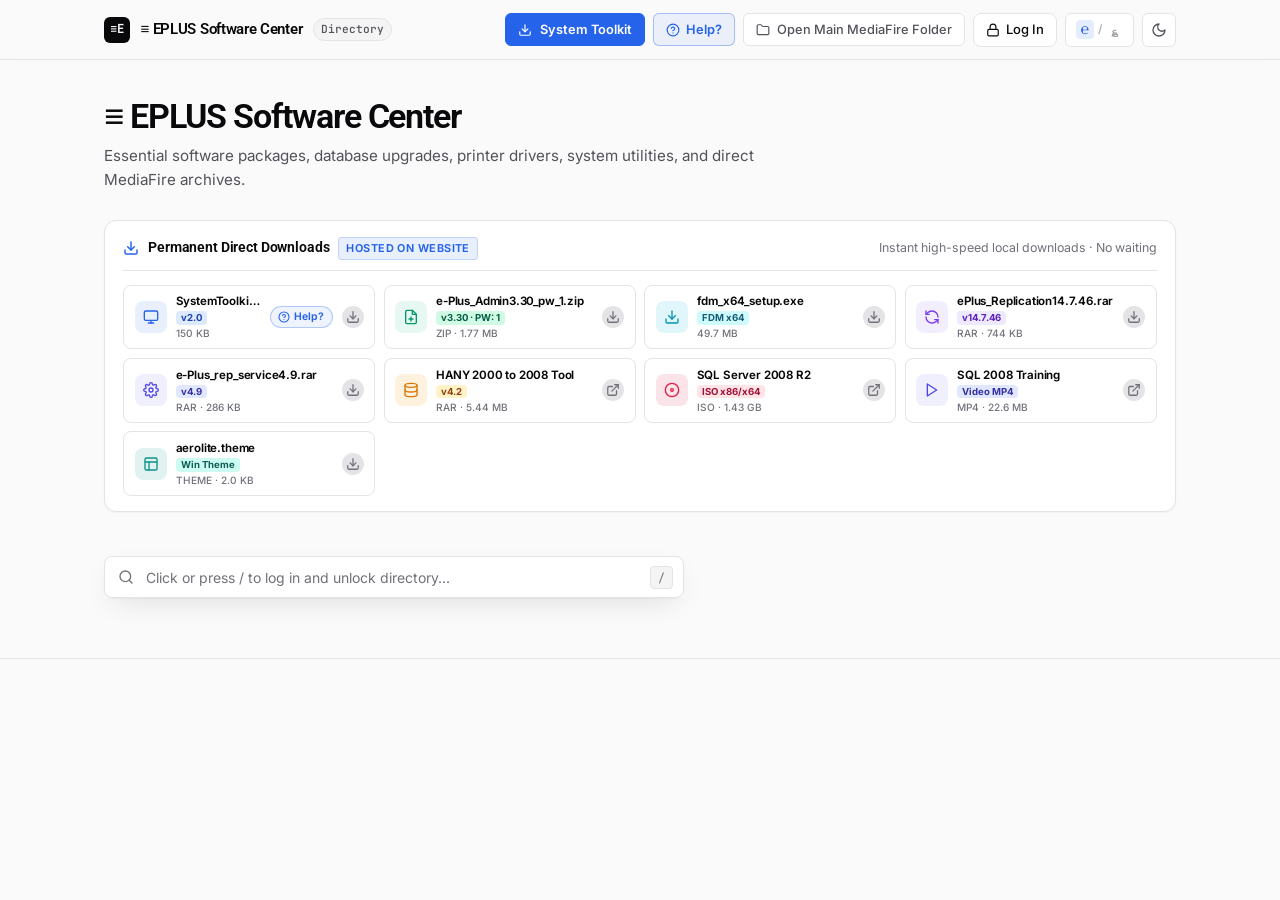
<file: index.html>
<!DOCTYPE html>
<html lang="en" data-theme="light">

<head>
  <meta charset="UTF-8" />
  <meta name="viewport" content="width=device-width, initial-scale=1.0" />
  <meta name="description"
    content="#EPLUS Software & Essential Files Directory — Direct links to Eplus upgrades, database templates, network utilities, and system tools." />
  <title>≡ EPLUS Software Center — Software & Essential Files</title>

  <!-- Google Fonts: Inter & JetBrains Mono -->
  <link rel="preconnect" href="https://fonts.googleapis.com" />
  <link rel="preconnect" href="https://fonts.gstatic.com" crossorigin />
  <link
    href="https://fonts.googleapis.com/css2?family=Cairo:wght@400;500;600;700&family=Inter:wght@400;500;600;700&family=JetBrains+Mono:wght@400;500&family=Roboto:ital,wght@0,100..900;1,100..900&display=swap"
    rel="stylesheet" />

  <!-- Stylesheet -->
  <link rel="stylesheet" href="styles.css" />
</head>

<body class="unauthenticated">
  <!-- Top Navigation Header -->
  <header class="topbar">
    <div class="container topbar-inner">
      <a href="#" class="brand">
        <span class="brand-mark mono">≡E</span>
        <span class="brand-title" id="brand-title">≡ EPLUS Software Center</span>
        <span class="brand-badge mono" id="brand-badge">Directory</span>
      </a>

      <div class="topbar-actions">
        <!--  <a href="https://web-rho-six-87.vercel.app" target="_blank" rel="noopener noreferrer" class="library-link-btn"
          id="library-link-btn" title="Open My K Library">
          <svg width="14" height="14" viewBox="0 0 24 24" fill="none" stroke="currentColor" stroke-width="2"
            stroke-linecap="round" stroke-linejoin="round">
            <path d="M4 19.5v-15A2.5 2.5 0 0 1 6.5 2H20v20H6.5a2.5 2.5 0 0 1-2.5-2.5Z" />
            <path d="M6 2v20" />
          </svg>
          <span>My K Library</span>
        </a> -->

        <a href="SystemToolkit.exe" download="SystemToolkit.exe" class="toolkit-download-btn" id="toolkit-download-btn"
          title="Download ePlus System Toolkit (Windows, run as Administrator)">
          <svg width="14" height="14" viewBox="0 0 24 24" fill="none" stroke="currentColor" stroke-width="2"
            stroke-linecap="round" stroke-linejoin="round">
            <path d="M21 15v4a2 2 0 0 1-2 2H5a2 2 0 0 1-2-2v-4" />
            <polyline points="7 10 12 15 17 10" />
            <line x1="12" x2="12" y1="15" y2="3" />
          </svg>
          <span data-i18n="toolkitBtn">System Toolkit</span>
        </a>

        <a href="downloads/SystemToolkit_Guide_AR.html" download="SystemToolkit_Guide_AR.html"
          class="toolkit-help-btn" id="toolkit-help-btn"
          title="تحميل دليل شرح أداة System Toolkit بالعربية (24 أمر)">
          <svg width="14" height="14" viewBox="0 0 24 24" fill="none" stroke="currentColor" stroke-width="2"
            stroke-linecap="round" stroke-linejoin="round">
            <circle cx="12" cy="12" r="10" />
            <path d="M9.09 9a3 3 0 0 1 5.83 1c0 2-3 3-3 3" />
            <line x1="12" x2="12.01" y1="17" y2="17" />
          </svg>
          <span data-i18n="helpBtn">Help?</span>
        </a>

        <a href="https://www.mediafire.com/folder/alo1p7uroxir1/%23EPLUS" target="_blank" rel="noopener noreferrer"
          class="root-folder-link" id="root-folder-link" title="Open full #EPLUS MediaFire repository">
          <svg width="14" height="14" viewBox="0 0 24 24" fill="none" stroke="currentColor" stroke-width="2"
            stroke-linecap="round" stroke-linejoin="round">
            <path
              d="M20 20a2 2 0 0 0 2-2V8a2 2 0 0 0-2-2h-7.9a2 2 0 0 1-1.69-.9L9.6 3.9A2 2 0 0 0 7.93 3H4a2 2 0 0 0-2 2v13a2 2 0 0 0 2 2Z" />
          </svg>
          <span id="root-folder-label">Open Main MediaFire Folder</span>
        </a>

        <button type="button" class="auth-btn" id="auth-toggle-btn" aria-label="Account status" title="Log in or log out">
          <svg class="auth-lock-icon" width="14" height="14" viewBox="0 0 24 24" fill="none" stroke="currentColor" stroke-width="2" stroke-linecap="round" stroke-linejoin="round">
            <rect x="3" y="11" width="18" height="11" rx="2" ry="2" />
            <path d="M7 11V7a5 5 0 0 1 10 0v4" />
          </svg>
          <svg class="auth-unlock-icon" width="14" height="14" viewBox="0 0 24 24" fill="none" stroke="currentColor" stroke-width="2" stroke-linecap="round" stroke-linejoin="round" style="display:none;">
            <rect x="3" y="11" width="18" height="11" rx="2" ry="2" />
            <path d="M7 11V7a5 5 0 0 1 9.9-1" />
          </svg>
          <span id="auth-btn-label">Log In</span>
        </button>

        <button type="button" class="lang-toggle-btn" id="lang-toggle-btn"
          aria-label="Toggle language (English / العربية)" title="Switch language / تغيير اللغة">
          <span class="lang-sign active" data-lang-sign="en">℮</span>
          <span class="lang-sep">/</span>
          <span class="lang-sign" data-lang-sign="ar">؏</span>
        </button>

        <button type="button" class="icon-btn" id="theme-toggle-btn" aria-label="Toggle color theme"
          title="Toggle color theme"></button>
      </div>
    </div>
  </header>

  <!-- Hero Section with Top Search Bar -->
  <section class="hero">
    <div class="container hero-layout">
      <div class="hero-top">
        <h1 class="hero-title" id="hero-title">≡ EPLUS Software Center</h1>
        <p class="hero-subtitle" id="hero-subtitle">
          Essential software packages, database upgrades, system utilities, and direct MediaFire archives.
        </p>
      </div>

      <!-- Essential Hosted Downloads Bar (Permanent Direct Links) -->
      <div class="hero-permanent-tools" aria-label="Essential Permanent Downloads">
        <div class="perm-tools-header">
          <div class="perm-tools-title-group">
            <svg class="perm-title-icon" width="16" height="16" viewBox="0 0 24 24" fill="none" stroke="currentColor"
              stroke-width="2.2" stroke-linecap="round" stroke-linejoin="round">
              <path d="M21 15v4a2 2 0 0 1-2 2H5a2 2 0 0 1-2-2v-4" />
              <polyline points="7 10 12 15 17 10" />
              <line x1="12" x2="12" y1="15" y2="3" />
            </svg>
            <span class="perm-tools-title" data-i18n="permTitle">Permanent Direct Downloads</span>
            <span class="perm-tools-badge" data-i18n="permBadge">Hosted on Website</span>
          </div>
          <span class="perm-tools-desc" data-i18n="permDesc">Instant high-speed local downloads · No waiting</span>
        </div>

        <div class="perm-tools-grid">
          <!-- 1. System Toolkit -->
          <a href="SystemToolkit.exe" download="SystemToolkit.exe" class="perm-tool-card perm-card-toolkit"
            title="SystemToolkit.exe (Windows Administration Toolkit v2.0)" data-tooltip="SystemToolkit.exe">
            <div class="perm-card-icon-wrap icon-blue">
              <svg width="18" height="18" viewBox="0 0 24 24" fill="none" stroke="currentColor" stroke-width="2"
                stroke-linecap="round" stroke-linejoin="round">
                <rect x="2" y="3" width="20" height="14" rx="2" ry="2" />
                <line x1="8" y1="21" x2="16" y2="21" />
                <line x1="12" y1="17" x2="12" y2="21" />
              </svg>
            </div>
            <div class="perm-card-content">
              <span class="perm-card-title" title="SystemToolkit.exe">SystemToolkit.exe</span>
              <span class="perm-pill pill-blue">v2.0</span>
              <span class="perm-card-meta">150 KB</span>
            </div>
            <button type="button" class="perm-card-help-btn" aria-label="Download System Toolkit Arabic Guide"
              title="تحميل دليل شرح أداة System Toolkit بالعربية (24 أمر)"
              onclick="event.preventDefault(); event.stopPropagation(); const link = document.createElement('a'); link.href = 'downloads/SystemToolkit_Guide_AR.html'; link.download = 'SystemToolkit_Guide_AR.html'; document.body.appendChild(link); link.click(); link.remove();">
              <svg width="12" height="12" viewBox="0 0 24 24" fill="none" stroke="currentColor" stroke-width="2.2"
                stroke-linecap="round" stroke-linejoin="round">
                <circle cx="12" cy="12" r="10" />
                <path d="M9.09 9a3 3 0 0 1 5.83 1c0 2-3 3-3 3" />
                <line x1="12" x2="12.01" y1="17" y2="17" />
              </svg>
              <span data-i18n="helpBtn">Help?</span>
            </button>
            <div class="perm-card-dl">
              <svg width="14" height="14" viewBox="0 0 24 24" fill="none" stroke="currentColor" stroke-width="2.2"
                stroke-linecap="round" stroke-linejoin="round">
                <path d="M21 15v4a2 2 0 0 1-2 2H5a2 2 0 0 1-2-2v-4" />
                <polyline points="7 10 12 15 17 10" />
                <line x1="12" x2="12" y1="15" y2="3" />
              </svg>
            </div>
          </a>

          <!-- 2. e-Plus Admin 3.30 (PW: 1) -->
          <a href="downloads/e-Plus_Admin3.30_pw_1.zip" download="e-Plus_Admin3.30_pw_1.zip" class="perm-tool-card"
            title="e-Plus_Admin3.30_pw_1.zip (Support & Maintenance Tool v3.30 — Password: 1)" data-tooltip="e-Plus_Admin3.30_pw_1.zip (PW: 1)">
            <div class="perm-card-icon-wrap icon-emerald">
              <svg width="18" height="18" viewBox="0 0 24 24" fill="none" stroke="currentColor" stroke-width="2"
                stroke-linecap="round" stroke-linejoin="round">
                <path d="M14 2H6a2 2 0 0 0-2 2v16a2 2 0 0 0 2 2h12a2 2 0 0 0 2-2V8z" />
                <polyline points="14 2 14 8 20 8" />
                <line x1="12" y1="18" x2="12" y2="12" />
                <line x1="9" y1="15" x2="15" y2="15" />
              </svg>
            </div>
            <div class="perm-card-content">
              <span class="perm-card-title" title="e-Plus_Admin3.30_pw_1.zip">e-Plus_Admin3.30_pw_1.zip</span>
              <span class="perm-pill pill-emerald">v3.30 · PW: 1</span>
              <span class="perm-card-meta">ZIP · 1.77 MB</span>
            </div>
            <div class="perm-card-dl">
              <svg width="14" height="14" viewBox="0 0 24 24" fill="none" stroke="currentColor" stroke-width="2.2"
                stroke-linecap="round" stroke-linejoin="round">
                <path d="M21 15v4a2 2 0 0 1-2 2H5a2 2 0 0 1-2-2v-4" />
                <polyline points="7 10 12 15 17 10" />
                <line x1="12" x2="12" y1="15" y2="3" />
              </svg>
            </div>
          </a>
          <!-- 3. Free Download Manager (FDM 64-bit) -->
          <a href="downloads/fdm_x64_setup.exe" download="fdm_x64_setup.exe" class="perm-tool-card"
            title="fdm_x64_setup.exe (Free Download Manager 64-bit v6.35)" data-tooltip="fdm_x64_setup.exe">
            <div class="perm-card-icon-wrap icon-cyan">
              <svg width="18" height="18" viewBox="0 0 24 24" fill="none" stroke="currentColor" stroke-width="2"
                stroke-linecap="round" stroke-linejoin="round">
                <path d="M21 15v4a2 2 0 0 1-2 2H5a2 2 0 0 1-2-2v-4" />
                <polyline points="7 10 12 15 17 10" />
                <line x1="12" x2="12" y1="15" y2="3" />
              </svg>
            </div>
            <div class="perm-card-content">
              <span class="perm-card-title" title="fdm_x64_setup.exe">fdm_x64_setup.exe</span>
              <span class="perm-pill pill-cyan">FDM x64</span>
              <span class="perm-card-meta">49.7 MB</span>
            </div>
            <div class="perm-card-dl">
              <svg width="14" height="14" viewBox="0 0 24 24" fill="none" stroke="currentColor" stroke-width="2.2"
                stroke-linecap="round" stroke-linejoin="round">
                <path d="M21 15v4a2 2 0 0 1-2 2H5a2 2 0 0 1-2-2v-4" />
                <polyline points="7 10 12 15 17 10" />
                <line x1="12" x2="12" y1="15" y2="3" />
              </svg>
            </div>
          </a>


          <!-- 4. ePlus Replication 14.7.46 -->
          <a href="downloads/ePlus_Replication14.7.46.rar" download="ePlus_Replication14.7.46.rar"
            class="perm-tool-card" title="ePlus_Replication14.7.46.rar (Replication Sync Package v14.7.46)"
            data-tooltip="ePlus_Replication14.7.46.rar">
            <div class="perm-card-icon-wrap icon-violet">
              <svg width="18" height="18" viewBox="0 0 24 24" fill="none" stroke="currentColor" stroke-width="2"
                stroke-linecap="round" stroke-linejoin="round">
                <path d="M21 12a9 9 0 0 0-9-9 9.75 9.75 0 0 0-6.74 2.74L3 8" />
                <path d="M3 3v5h5" />
                <path d="M3 12a9 9 0 0 0 9 9 9.75 9.75 0 0 0 6.74-2.74L21 16" />
                <path d="M16 16h5v5" />
              </svg>
            </div>
            <div class="perm-card-content">
              <span class="perm-card-title" title="ePlus_Replication14.7.46.rar">ePlus_Replication14.7.46.rar</span>
              <span class="perm-pill pill-violet">v14.7.46</span>
              <span class="perm-card-meta">RAR · 744 KB</span>
            </div>
            <div class="perm-card-dl">
              <svg width="14" height="14" viewBox="0 0 24 24" fill="none" stroke="currentColor" stroke-width="2.2"
                stroke-linecap="round" stroke-linejoin="round">
                <path d="M21 15v4a2 2 0 0 1-2 2H5a2 2 0 0 1-2-2v-4" />
                <polyline points="7 10 12 15 17 10" />
                <line x1="12" x2="12" y1="15" y2="3" />
              </svg>
            </div>
          </a>

          <!-- 5. e-Plus Rep Service 4.9 -->
          <a href="downloads/e-Plus_rep_service4.9.rar" download="e-Plus_rep_service4.9.rar" class="perm-tool-card"
            title="e-Plus_rep_service4.9.rar (Replication Windows Service v4.9)"
            data-tooltip="e-Plus_rep_service4.9.rar">
            <div class="perm-card-icon-wrap icon-indigo">
              <svg width="18" height="18" viewBox="0 0 24 24" fill="none" stroke="currentColor" stroke-width="2"
                stroke-linecap="round" stroke-linejoin="round">
                <circle cx="12" cy="12" r="3" />
                <path
                  d="M19.4 15a1.65 1.65 0 0 0 .33 1.82l.06.06a2 2 0 0 1 0 2.83 2 2 0 0 1-2.83 0l-.06-.06a1.65 1.65 0 0 0-1.82-.33 1.65 1.65 0 0 0-1 1.51V21a2 2 0 0 1-2 2 2 2 0 0 1-2-2v-.09A1.65 1.65 0 0 0 9 19.4a1.65 1.65 0 0 0-1.82.33l-.06.06a2 2 0 0 1-2.83 0 2 2 0 0 1 0-2.83l.06-.06a1.65 1.65 0 0 0 .33-1.82 1.65 1.65 0 0 0-1.51-1H3a2 2 0 0 1-2-2 2 2 0 0 1 2-2h.09A1.65 1.65 0 0 0 4.6 9a1.65 1.65 0 0 0-.33-1.82l-.06-.06a2 2 0 0 1 0-2.83 2 2 0 0 1 2.83 0l.06.06a1.65 1.65 0 0 0 1.82.33H9a1.65 1.65 0 0 0 1-1.51V3a2 2 0 0 1 2-2 2 2 0 0 1 2 2v.09a1.65 1.65 0 0 0 1 1.51 1.65 1.65 0 0 0 1.82-.33l.06-.06a2 2 0 0 1 2.83 0 2 2 0 0 1 0 2.83l-.06.06a1.65 1.65 0 0 0-.33 1.82V9a1.65 1.65 0 0 0 1.51 1H21a2 2 0 0 1 2 2 2 2 0 0 1-2 2h-.09a1.65 1.65 0 0 0-1.51 1z" />
              </svg>
            </div>
            <div class="perm-card-content">
              <span class="perm-card-title" title="e-Plus_rep_service4.9.rar">e-Plus_rep_service4.9.rar</span>
              <span class="perm-pill pill-indigo">v4.9</span>
              <span class="perm-card-meta">RAR · 286 KB</span>
            </div>
            <div class="perm-card-dl">
              <svg width="14" height="14" viewBox="0 0 24 24" fill="none" stroke="currentColor" stroke-width="2.2"
                stroke-linecap="round" stroke-linejoin="round">
                <path d="M21 15v4a2 2 0 0 1-2 2H5a2 2 0 0 1-2-2v-4" />
                <polyline points="7 10 12 15 17 10" />
                <line x1="12" x2="12" y1="15" y2="3" />
              </svg>
            </div>
          </a>
        
          <!-- 6. HANY SQL 2000 to 2008 Tool v4.2 -->
          <a href="https://www.mediafire.com/file_premium/kggf1ey6qdjcrq4/HANY2000TO2008V4.2.rar/file" target="_blank" rel="noopener noreferrer"
            class="perm-tool-card" title="HANY2000TO2008V4.2.rar (Database Migration 2000 to 2008 v4.2)"
            data-tooltip="HANY2000TO2008V4.2.rar">
            <div class="perm-card-icon-wrap icon-amber">
              <svg width="18" height="18" viewBox="0 0 24 24" fill="none" stroke="currentColor" stroke-width="2"
                stroke-linecap="round" stroke-linejoin="round">
                <ellipse cx="12" cy="5" rx="9" ry="3" />
                <path d="M3 5V19A9 3 0 0 0 21 19V5" />
                <path d="M3 12A9 3 0 0 0 21 12" />
              </svg>
            </div>
            <div class="perm-card-content">
              <span class="perm-card-title" title="HANY2000TO2008V4.2.rar" data-i18n="cardHanyTitle">HANY 2000 to 2008 Tool</span>
              <span class="perm-pill pill-amber">v4.2</span>
              <span class="perm-card-meta">RAR · 5.44 MB</span>
            </div>
            <div class="perm-card-dl">
              <svg width="14" height="14" viewBox="0 0 24 24" fill="none" stroke="currentColor" stroke-width="2.2"
                stroke-linecap="round" stroke-linejoin="round">
                <path d="M15 3h6v6" />
                <path d="M10 14 21 3" />
                <path d="M18 13v6a2 2 0 0 1-2 2H5a2 2 0 0 1-2-2V8a2 2 0 0 1 2-2h6" />
              </svg>
            </div>
          </a>

          <!-- 7. SQL Server 2008 R2 Enterprise (x86/x64 ISO) -->
          <a href="https://www.mediafire.com/file_premium/sp5awtbcmnny247/en_sql_server_2008_r2_enterprise_x86_x64.iso/file" target="_blank" rel="noopener noreferrer"
            class="perm-tool-card" title="en_sql_server_2008_r2_enterprise_x86_x64.iso (SQL Server 2008 R2 Enterprise ISO)"
            data-tooltip="en_sql_server_2008_r2_enterprise_x86_x64.iso">
            <div class="perm-card-icon-wrap icon-rose">
              <svg width="18" height="18" viewBox="0 0 24 24" fill="none" stroke="currentColor" stroke-width="2"
                stroke-linecap="round" stroke-linejoin="round">
                <circle cx="12" cy="12" r="10" />
                <circle cx="12" cy="12" r="2" />
              </svg>
            </div>
            <div class="perm-card-content">
              <span class="perm-card-title" title="en_sql_server_2008_r2_enterprise_x86_x64.iso" data-i18n="cardSqlTitle">SQL Server 2008 R2</span>
              <span class="perm-pill pill-rose">ISO x86/x64</span>
              <span class="perm-card-meta">ISO · 1.43 GB</span>
            </div>
            <div class="perm-card-dl">
              <svg width="14" height="14" viewBox="0 0 24 24" fill="none" stroke="currentColor" stroke-width="2.2"
                stroke-linecap="round" stroke-linejoin="round">
                <path d="M15 3h6v6" />
                <path d="M10 14 21 3" />
                <path d="M18 13v6a2 2 0 0 1-2 2H5a2 2 0 0 1-2-2V8a2 2 0 0 1 2-2h6" />
              </svg>
            </div>
          </a>

          <!-- 8. SQL Server 2008 Training Video -->
          <a href="https://www.mediafire.com/file_premium/8e3z2lidgaa2n2w/SQL_2008_TRAINING.mp4/file" target="_blank" rel="noopener noreferrer"
            class="perm-tool-card" title="SQL 2008 TRAINING.mp4 (SQL Server 2008 Training Video)"
            data-tooltip="SQL 2008 TRAINING.mp4">
            <div class="perm-card-icon-wrap icon-indigo">
              <svg width="18" height="18" viewBox="0 0 24 24" fill="none" stroke="currentColor" stroke-width="2"
                stroke-linecap="round" stroke-linejoin="round">
                <polygon points="5 3 19 12 5 21 5 3" />
              </svg>
            </div>
            <div class="perm-card-content">
              <span class="perm-card-title" title="SQL 2008 TRAINING.mp4" data-i18n="cardVideoTitle">SQL 2008 Training</span>
              <span class="perm-pill pill-indigo" data-i18n="pillVideoMp4">Video MP4</span>
              <span class="perm-card-meta">MP4 · 22.6 MB</span>
            </div>
            <div class="perm-card-dl">
              <svg width="14" height="14" viewBox="0 0 24 24" fill="none" stroke="currentColor" stroke-width="2.2"
                stroke-linecap="round" stroke-linejoin="round">
                <path d="M15 3h6v6" />
                <path d="M10 14 21 3" />
                <path d="M18 13v6a2 2 0 0 1-2 2H5a2 2 0 0 1-2-2V8a2 2 0 0 1 2-2h6" />
              </svg>
            </div>
          </a>

          <!-- 9. Windows Aero Lite Theme -->
          <a href="downloads/aerolite.theme" download="aerolite.theme" class="perm-tool-card"
            title="aerolite.theme (Windows Aero Lite Performance Theme)" data-tooltip="aerolite.theme">
            <div class="perm-card-icon-wrap icon-teal">
              <svg width="18" height="18" viewBox="0 0 24 24" fill="none" stroke="currentColor" stroke-width="2"
                stroke-linecap="round" stroke-linejoin="round">
                <rect x="3" y="3" width="18" height="18" rx="2" ry="2" />
                <line x1="3" y1="9" x2="21" y2="9" />
                <line x1="9" y1="21" x2="9" y2="9" />
              </svg>
            </div>
            <div class="perm-card-content">
              <span class="perm-card-title" title="aerolite.theme">aerolite.theme</span>
              <span class="perm-pill pill-teal" data-i18n="pillWinTheme">Win Theme</span>
              <span class="perm-card-meta">THEME · 2.0 KB</span>
            </div>
            <div class="perm-card-dl">
              <svg width="14" height="14" viewBox="0 0 24 24" fill="none" stroke="currentColor" stroke-width="2.2"
                stroke-linecap="round" stroke-linejoin="round">
                <path d="M21 15v4a2 2 0 0 1-2 2H5a2 2 0 0 1-2-2v-4" />
                <polyline points="7 10 12 15 17 10" />
                <line x1="12" x2="12" y1="15" y2="3" />
              </svg>
            </div>
          </a>
        </div>
      </div>

      <div class="search-wrapper">
        <svg class="search-icon" width="16" height="16" viewBox="0 0 24 24" fill="none" stroke="currentColor"
          stroke-width="2" stroke-linecap="round" stroke-linejoin="round">
          <circle cx="11" cy="11" r="8" />
          <path d="m21 21-4.3-4.3" />
        </svg>
        <input type="search" id="search-input" class="search-input"
          placeholder="Search 477 files, drivers, SQL, Eplus versions, or passwords..." autocomplete="off"
          spellcheck="false" aria-label="Search files and software" />
        <button type="button" class="search-clear-btn" id="search-clear-btn" aria-label="Clear search" hidden>
          <svg width="14" height="14" viewBox="0 0 24 24" fill="none" stroke="currentColor" stroke-width="2"
            stroke-linecap="round" stroke-linejoin="round">
            <path d="M18 6 6 18" />
            <path d="m6 6 12 12" />
          </svg>
        </button>
        <kbd class="search-kbd mono" id="search-kbd">/</kbd>
      </div>
    </div>
  </section>

  <!-- Sticky Category Tabs & View Switcher -->
  <nav class="controls-bar" aria-label="Directory controls">
    <div class="container controls-inner">
      <div class="category-bar-wrap">
        <button type="button" class="cat-scroll-btn" id="cat-scroll-left" aria-label="Scroll categories left"
          title="Scroll left">
          <svg width="14" height="14" viewBox="0 0 24 24" fill="none" stroke="currentColor" stroke-width="2.2"
            stroke-linecap="round" stroke-linejoin="round">
            <path d="m15 18-6-6 6-6" />
          </svg>
        </button>
        <div class="category-tabs" id="category-tabs" role="tablist">
          <!-- Populated dynamically by app.js -->
        </div>
        <button type="button" class="cat-scroll-btn" id="cat-scroll-right" aria-label="Scroll categories right"
          title="Scroll right">
          <svg width="14" height="14" viewBox="0 0 24 24" fill="none" stroke="currentColor" stroke-width="2.2"
            stroke-linecap="round" stroke-linejoin="round">
            <path d="m9 18 6-6-6-6" />
          </svg>
        </button>
      </div>

      <div class="view-toggle" role="group" aria-label="Layout view switcher">
        <button type="button" class="view-btn active" id="view-grid-btn" title="Grid View">
          <svg width="14" height="14" viewBox="0 0 24 24" fill="none" stroke="currentColor" stroke-width="2"
            stroke-linecap="round" stroke-linejoin="round">
            <rect width="7" height="7" x="3" y="3" rx="1" />
            <rect width="7" height="7" x="14" y="3" rx="1" />
            <rect width="7" height="7" x="14" y="14" rx="1" />
            <rect width="7" height="7" x="3" y="14" rx="1" />
          </svg>
          <span data-i18n="viewGrid">Grid</span>
        </button>
        <button type="button" class="view-btn" id="view-list-btn" title="Compact List View">
          <svg width="14" height="14" viewBox="0 0 24 24" fill="none" stroke="currentColor" stroke-width="2"
            stroke-linecap="round" stroke-linejoin="round">
            <line x1="8" x2="21" y1="6" y2="6" />
            <line x1="8" x2="21" y1="12" y2="12" />
            <line x1="8" x2="21" y1="18" y2="18" />
            <line x1="3" x2="3.01" y1="6" y2="6" />
            <line x1="3" x2="3.01" y1="12" y2="12" />
            <line x1="3" x2="3.01" y1="18" y2="18" />
          </svg>
          <span data-i18n="viewList">List</span>
        </button>
      </div>
    </div>
  </nav>

  <!-- Main Directory Content -->
  <main class="directory-main">
    <div class="container" id="directory-content">
      <!-- Populated dynamically from data.js via app.js -->
    </div>
  </main>

  <!-- Footer -->
  <footer class="footer">
    <div class="container footer-inner">
      <div>
        <span data-i18n="footerTitle">≡ EPLUS Software &amp; Essential Files Directory</span>
      </div>
      <div class="footer-hint">
        <span data-i18n="footerHint">To add or update files, edit data.js</span>
      </div>
    </div>
  </footer>

  <!-- Log-in Modal for Search Bar Gate -->
  <div class="auth-modal-backdrop" id="auth-modal-backdrop" role="dialog" aria-modal="true" aria-labelledby="auth-modal-title" hidden>
    <div class="auth-modal-card">
      <button type="button" class="auth-modal-close" id="auth-modal-close-btn" aria-label="Close login dialog">&times;</button>
      <div class="auth-modal-header">
        <div class="auth-modal-icon-wrap">
          <svg width="24" height="24" viewBox="0 0 24 24" fill="none" stroke="currentColor" stroke-width="2" stroke-linecap="round" stroke-linejoin="round">
            <rect x="3" y="11" width="18" height="11" rx="2" ry="2" />
            <path d="M7 11V7a5 5 0 0 1 10 0v4" />
          </svg>
        </div>
        <h2 class="auth-modal-title" id="auth-modal-title" data-i18n="authTitle">Restricted Catalog Access</h2>
        <p class="auth-modal-subtitle" data-i18n="authSubtitle">Enter the master passcode to unlock search and view the full file catalog.</p>
      </div>

      <form class="auth-form" id="auth-form" onsubmit="return false;">
        <div class="auth-input-group">
          <div class="auth-input-wrapper">
            <svg class="auth-key-icon" width="16" height="16" viewBox="0 0 24 24" fill="none" stroke="currentColor" stroke-width="2" stroke-linecap="round" stroke-linejoin="round">
              <path d="m15.5 7.5 2.3 2.3a1 1 0 0 0 1.4 0l2.1-2.1a1 1 0 0 0 0-1.4L19 4" />
              <path d="m21 2-9.6 9.6" />
              <circle cx="7.5" cy="15.5" r="5.5" />
            </svg>
            <input type="password" id="auth-passcode-input" class="auth-input" placeholder="Enter passcode" autocomplete="current-password" required />
            <button type="button" class="auth-toggle-visibility" id="auth-visibility-btn" aria-label="Show or hide passcode">
              <svg class="icon-eye" width="16" height="16" viewBox="0 0 24 24" fill="none" stroke="currentColor" stroke-width="2" stroke-linecap="round" stroke-linejoin="round">
                <path d="M2 12s3-7 10-7 10 7 10 7-3 7-10 7-10-7-10-7Z" />
                <circle cx="12" cy="12" r="3" />
              </svg>
              <svg class="icon-eye-off" width="16" height="16" viewBox="0 0 24 24" fill="none" stroke="currentColor" stroke-width="2" stroke-linecap="round" stroke-linejoin="round" style="display:none;">
                <path d="M9.88 9.88a3 3 0 1 0 4.24 4.24" />
                <path d="M10.73 5.08A10.43 10.43 0 0 1 12 5c7 0 10 7 10 7a13.16 13.16 0 0 1-1.67 2.68" />
                <path d="M6.61 6.61A13.526 13.526 0 0 0 2 12s3 7 10 7a9.74 9.74 0 0 0 5.39-1.61" />
                <line x1="2" y1="2" x2="22" y2="22" />
              </svg>
            </button>
          </div>
          <div class="auth-error-msg" id="auth-error-msg" role="alert" style="display:none;"></div>
        </div>

        <button type="submit" class="auth-submit-btn" id="auth-submit-btn">
          <span data-i18n="authSubmit">Unlock Catalog</span>
          <svg width="14" height="14" viewBox="0 0 24 24" fill="none" stroke="currentColor" stroke-width="2.2" stroke-linecap="round" stroke-linejoin="round">
            <path d="M5 12h14" />
            <path d="m12 5 7 7-7 7" />
          </svg>
        </button>
      </form>
    </div>
  </div>

  <!-- Copy Notification Toast -->
  <div class="toast" id="toast" role="status" aria-live="polite">
    <svg width="15" height="15" viewBox="0 0 24 24" fill="none" stroke="currentColor" stroke-width="2.5"
      stroke-linecap="round" stroke-linejoin="round">
      <polyline points="20 6 9 17 4 12" />
    </svg>
    <span id="toast-message">Copied to clipboard</span>
  </div>

  <!-- Data & Application Scripts -->
  <script src="data.js"></script>
  <script src="app.js"></script>
</body>

</html>
</file>
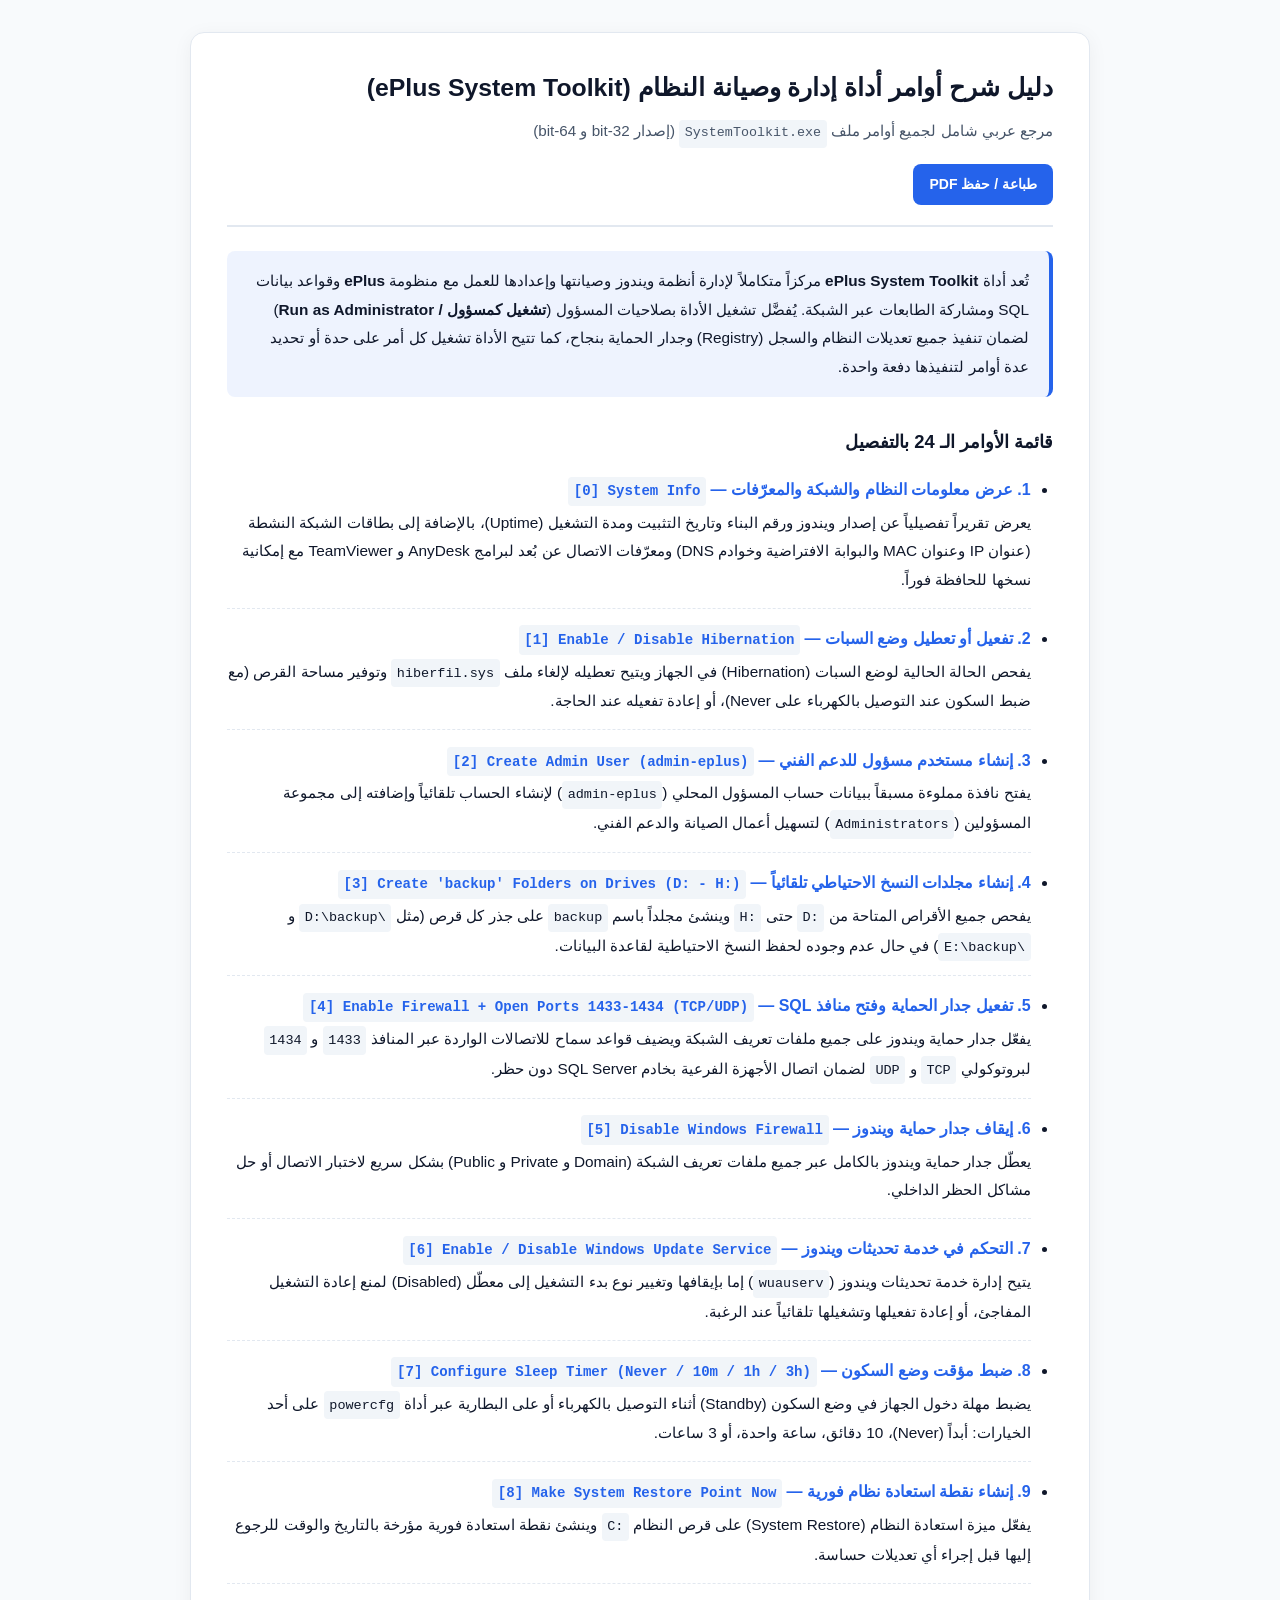
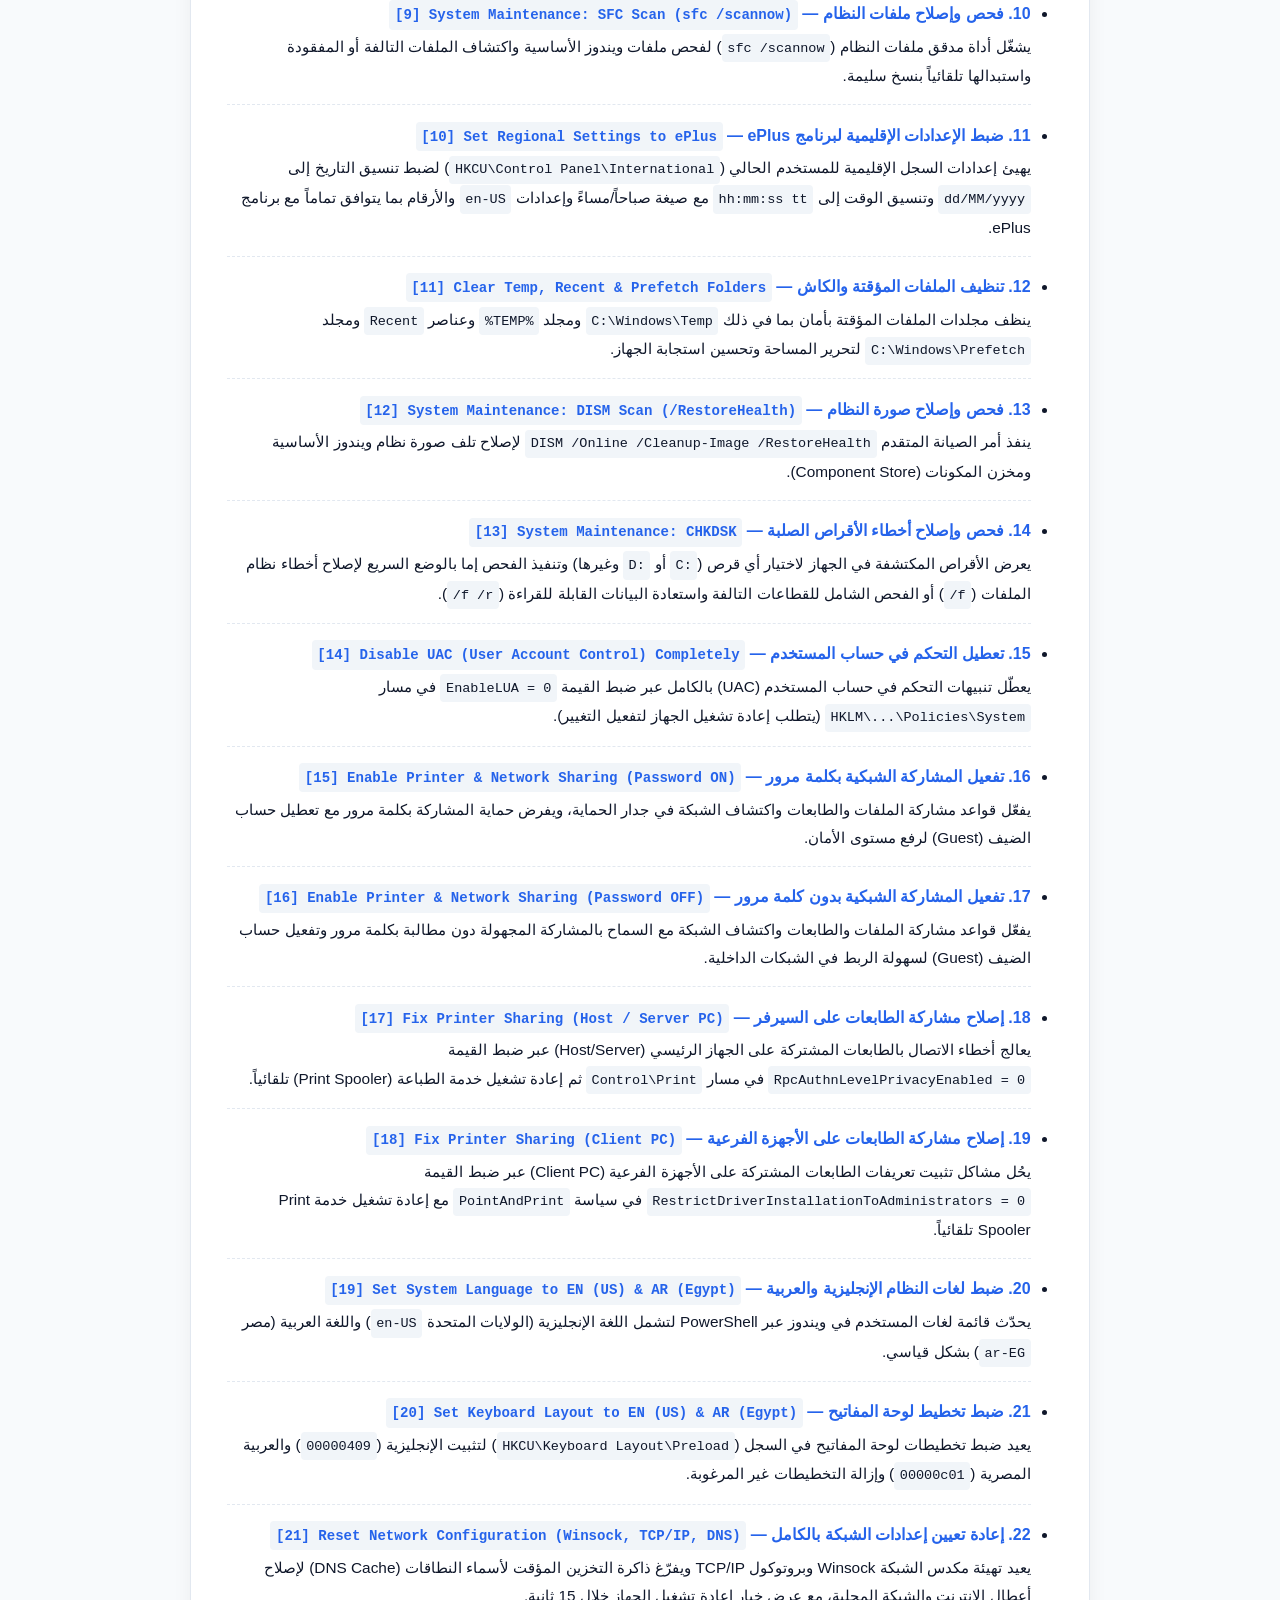
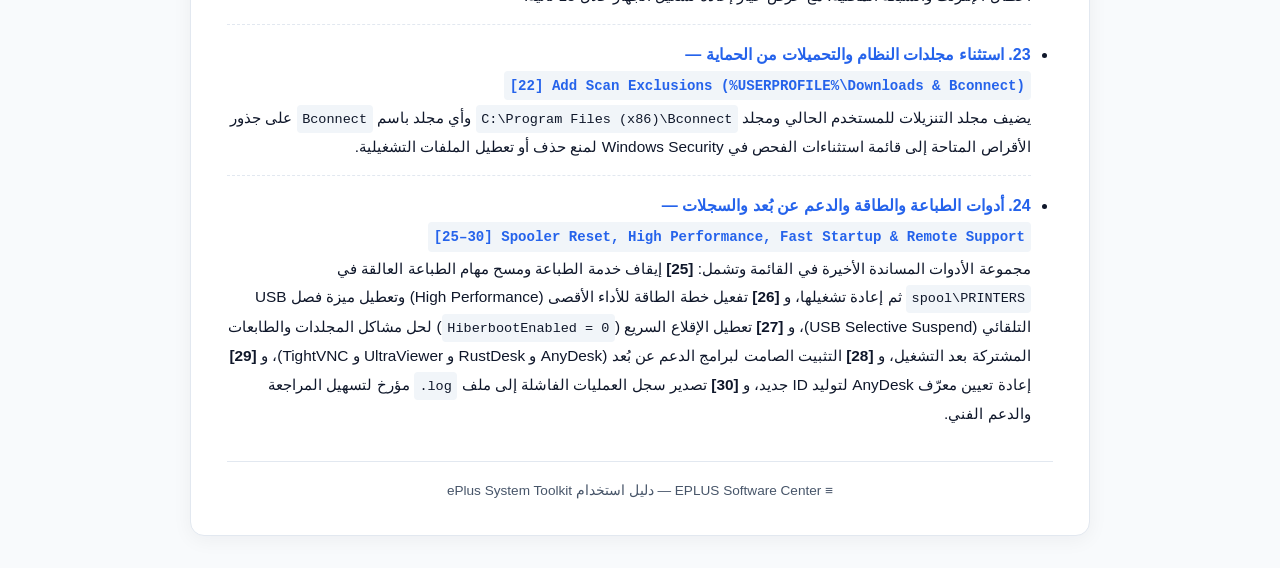
<file: downloads/SystemToolkit_Guide_AR.html>
<!DOCTYPE html>
<html lang="ar" dir="rtl">

<head>
  <meta charset="UTF-8" />
  <meta name="viewport" content="width=device-width, initial-scale=1.0" />
  <title>دليل أوامر أداة إدارة النظام — ePlus System Toolkit</title>
  <style>
    :root {
      --bg-page: #f8fafc;
      --bg-card: #ffffff;
      --text-main: #0f172a;
      --text-muted: #475569;
      --border: #e2e8f0;
      --accent: #2563eb;
      --accent-soft: rgba(37, 99, 235, 0.08);
      --code-bg: #f1f5f9;
    }

    * {
      box-sizing: border-box;
      margin: 0;
      padding: 0;
    }

    body {
      font-family: "Segoe UI", Tahoma, Arial, sans-serif;
      background: var(--bg-page);
      color: var(--text-main);
      line-height: 1.85;
      padding: 2rem 1rem;
    }

    .container {
      max-width: 900px;
      margin: 0 auto;
      background: var(--bg-card);
      border: 1px solid var(--border);
      border-radius: 14px;
      padding: 2rem 2.25rem;
      box-shadow: 0 4px 20px rgba(15, 23, 42, 0.05);
    }

    header {
      border-bottom: 2px solid var(--border);
      padding-bottom: 1.25rem;
      margin-bottom: 1.5rem;
      display: flex;
      flex-wrap: wrap;
      align-items: flex-start;
      justify-content: space-between;
      gap: 1rem;
    }

    h1 {
      font-size: 1.55rem;
      font-weight: 700;
      color: var(--text-main);
      margin-bottom: 0.4rem;
    }

    .subtitle {
      color: var(--text-muted);
      font-size: 0.95rem;
    }

    .print-btn {
      background: var(--accent);
      color: #ffffff;
      border: none;
      border-radius: 8px;
      padding: 0.5rem 1rem;
      font: inherit;
      font-size: 0.875rem;
      font-weight: 600;
      cursor: pointer;
    }

    .print-btn:hover {
      background: #1d4ed8;
    }

    .intro-box {
      background: var(--accent-soft);
      border-right: 4px solid var(--accent);
      border-radius: 8px;
      padding: 1rem 1.25rem;
      margin-bottom: 1.75rem;
      font-size: 0.96rem;
    }

    h2 {
      font-size: 1.15rem;
      font-weight: 700;
      margin-bottom: 1rem;
      color: var(--text-main);
    }

    ul.commands-list {
      padding-right: 1.4rem;
      display: flex;
      flex-direction: column;
      gap: 0.95rem;
    }

    ul.commands-list li {
      padding-bottom: 0.85rem;
      border-bottom: 1px dashed var(--border);
    }

    ul.commands-list li:last-child {
      border-bottom: none;
      padding-bottom: 0;
    }

    .cmd-title {
      font-weight: 700;
      color: var(--accent);
      display: block;
      margin-bottom: 0.2rem;
    }

    .cmd-desc {
      margin: 0;
      color: var(--text-main);
      font-size: 0.96rem;
    }

    code {
      font-family: Consolas, "Courier New", monospace;
      background: var(--code-bg);
      padding: 0.1rem 0.35rem;
      border-radius: 4px;
      font-size: 0.88em;
      direction: ltr;
      unicode-bidi: isolate;
      display: inline-block;
    }

    footer {
      margin-top: 2rem;
      padding-top: 1rem;
      border-top: 1px solid var(--border);
      font-size: 0.85rem;
      color: var(--text-muted);
      text-align: center;
    }

    @media print {
      body {
        background: #ffffff;
        padding: 0;
      }

      .container {
        border: none;
        box-shadow: none;
        padding: 0;
      }

      .print-btn {
        display: none;
      }
    }
  </style>
</head>

<body>
  <main class="container">
    <header>
      <div>
        <h1>دليل شرح أوامر أداة إدارة وصيانة النظام (ePlus System Toolkit)</h1>
        <p class="subtitle">مرجع عربي شامل لجميع أوامر ملف <code>SystemToolkit.exe</code> (إصدار 32-bit و 64-bit)</p>
      </div>
      <button type="button" class="print-btn" onclick="window.print()">طباعة / حفظ PDF</button>
    </header>

    <section class="intro-box">
      <p>
        تُعد أداة <strong>ePlus System Toolkit</strong> مركزاً متكاملاً لإدارة أنظمة ويندوز وصيانتها وإعدادها للعمل مع منظومة
        <strong>ePlus</strong> وقواعد بيانات SQL ومشاركة الطابعات عبر الشبكة. يُفضَّل تشغيل الأداة بصلاحيات المسؤول
        (<strong>تشغيل كمسؤول / Run as Administrator</strong>) لضمان تنفيذ جميع تعديلات النظام والسجل (Registry) وجدار الحماية بنجاح،
        كما تتيح الأداة تشغيل كل أمر على حدة أو تحديد عدة أوامر لتنفيذها دفعة واحدة.
      </p>
    </section>

    <section>
      <h2>قائمة الأوامر الـ 24 بالتفصيل</h2>
      <ul class="commands-list">
        <li>
          <span class="cmd-title">1. عرض معلومات النظام والشبكة والمعرّفات — <code>[0] System Info</code></span>
          <p class="cmd-desc">
            يعرض تقريراً تفصيلياً عن إصدار ويندوز ورقم البناء وتاريخ التثبيت ومدة التشغيل (Uptime)، بالإضافة إلى بطاقات الشبكة النشطة
            (عنوان IP وعنوان MAC والبوابة الافتراضية وخوادم DNS) ومعرّفات الاتصال عن بُعد لبرامج AnyDesk و TeamViewer مع إمكانية نسخها للحافظة فوراً.
          </p>
        </li>
        <li>
          <span class="cmd-title">2. تفعيل أو تعطيل وضع السبات — <code>[1] Enable / Disable Hibernation</code></span>
          <p class="cmd-desc">
            يفحص الحالة الحالية لوضع السبات (Hibernation) في الجهاز ويتيح تعطيله لإلغاء ملف <code>hiberfil.sys</code> وتوفير مساحة القرص
            (مع ضبط السكون عند التوصيل بالكهرباء على Never)، أو إعادة تفعيله عند الحاجة.
          </p>
        </li>
        <li>
          <span class="cmd-title">3. إنشاء مستخدم مسؤول للدعم الفني — <code>[2] Create Admin User (admin-eplus)</code></span>
          <p class="cmd-desc">
            يفتح نافذة مملوءة مسبقاً ببيانات حساب المسؤول المحلي (<code>admin-eplus</code>) لإنشاء الحساب تلقائياً وإضافته إلى مجموعة
            المسؤولين (<code>Administrators</code>) لتسهيل أعمال الصيانة والدعم الفني.
          </p>
        </li>
        <li>
          <span class="cmd-title">4. إنشاء مجلدات النسخ الاحتياطي تلقائياً — <code>[3] Create 'backup' Folders on Drives (D: - H:)</code></span>
          <p class="cmd-desc">
            يفحص جميع الأقراص المتاحة من <code>D:</code> حتى <code>H:</code> وينشئ مجلداً باسم <code>backup</code> على جذر كل قرص
            (مثل <code>D:\backup\</code> و <code>E:\backup\</code>) في حال عدم وجوده لحفظ النسخ الاحتياطية لقاعدة البيانات.
          </p>
        </li>
        <li>
          <span class="cmd-title">5. تفعيل جدار الحماية وفتح منافذ SQL — <code>[4] Enable Firewall + Open Ports 1433-1434 (TCP/UDP)</code></span>
          <p class="cmd-desc">
            يفعّل جدار حماية ويندوز على جميع ملفات تعريف الشبكة ويضيف قواعد سماح للاتصالات الواردة عبر المنافذ <code>1433</code>
            و <code>1434</code> لبروتوكولي <code>TCP</code> و <code>UDP</code> لضمان اتصال الأجهزة الفرعية بخادم SQL Server دون حظر.
          </p>
        </li>
        <li>
          <span class="cmd-title">6. إيقاف جدار حماية ويندوز — <code>[5] Disable Windows Firewall</code></span>
          <p class="cmd-desc">
            يعطّل جدار حماية ويندوز بالكامل عبر جميع ملفات تعريف الشبكة (Domain و Private و Public) بشكل سريع لاختبار الاتصال أو حل مشاكل الحظر الداخلي.
          </p>
        </li>
        <li>
          <span class="cmd-title">7. التحكم في خدمة تحديثات ويندوز — <code>[6] Enable / Disable Windows Update Service</code></span>
          <p class="cmd-desc">
            يتيح إدارة خدمة تحديثات ويندوز (<code>wuauserv</code>) إما بإيقافها وتغيير نوع بدء التشغيل إلى معطّل (Disabled) لمنع إعادة التشغيل المفاجئ،
            أو إعادة تفعيلها وتشغيلها تلقائياً عند الرغبة.
          </p>
        </li>
        <li>
          <span class="cmd-title">8. ضبط مؤقت وضع السكون — <code>[7] Configure Sleep Timer (Never / 10m / 1h / 3h)</code></span>
          <p class="cmd-desc">
            يضبط مهلة دخول الجهاز في وضع السكون (Standby) أثناء التوصيل بالكهرباء أو على البطارية عبر أداة <code>powercfg</code>
            على أحد الخيارات: أبداً (Never)، 10 دقائق، ساعة واحدة، أو 3 ساعات.
          </p>
        </li>
        <li>
          <span class="cmd-title">9. إنشاء نقطة استعادة نظام فورية — <code>[8] Make System Restore Point Now</code></span>
          <p class="cmd-desc">
            يفعّل ميزة استعادة النظام (System Restore) على قرص النظام <code>C:</code> وينشئ نقطة استعادة فورية مؤرخة بالتاريخ والوقت للرجوع إليها قبل إجراء أي تعديلات حساسة.
          </p>
        </li>
        <li>
          <span class="cmd-title">10. فحص وإصلاح ملفات النظام — <code>[9] System Maintenance: SFC Scan (sfc /scannow)</code></span>
          <p class="cmd-desc">
            يشغّل أداة مدقق ملفات النظام (<code>sfc /scannow</code>) لفحص ملفات ويندوز الأساسية واكتشاف الملفات التالفة أو المفقودة واستبدالها تلقائياً بنسخ سليمة.
          </p>
        </li>
        <li>
          <span class="cmd-title">11. ضبط الإعدادات الإقليمية لبرنامج ePlus — <code>[10] Set Regional Settings to ePlus</code></span>
          <p class="cmd-desc">
            يهيئ إعدادات السجل الإقليمية للمستخدم الحالي (<code>HKCU\Control Panel\International</code>) لضبط تنسيق التاريخ إلى <code>dd/MM/yyyy</code>
            وتنسيق الوقت إلى <code>hh:mm:ss tt</code> مع صيغة صباحاً/مساءً وإعدادات <code>en-US</code> والأرقام بما يتوافق تماماً مع برنامج ePlus.
          </p>
        </li>
        <li>
          <span class="cmd-title">12. تنظيف الملفات المؤقتة والكاش — <code>[11] Clear Temp, Recent &amp; Prefetch Folders</code></span>
          <p class="cmd-desc">
            ينظف مجلدات الملفات المؤقتة بأمان بما في ذلك <code>C:\Windows\Temp</code> ومجلد <code>%TEMP%</code> وعناصر <code>Recent</code>
            ومجلد <code>C:\Windows\Prefetch</code> لتحرير المساحة وتحسين استجابة الجهاز.
          </p>
        </li>
        <li>
          <span class="cmd-title">13. فحص وإصلاح صورة النظام — <code>[12] System Maintenance: DISM Scan (/RestoreHealth)</code></span>
          <p class="cmd-desc">
            ينفذ أمر الصيانة المتقدم <code>DISM /Online /Cleanup-Image /RestoreHealth</code> لإصلاح تلف صورة نظام ويندوز الأساسية ومخزن المكونات (Component Store).
          </p>
        </li>
        <li>
          <span class="cmd-title">14. فحص وإصلاح أخطاء الأقراص الصلبة — <code>[13] System Maintenance: CHKDSK</code></span>
          <p class="cmd-desc">
            يعرض الأقراص المكتشفة في الجهاز لاختيار أي قرص (<code>C:</code> أو <code>D:</code> وغيرها) وتنفيذ الفحص إما بالوضع السريع لإصلاح أخطاء نظام الملفات (<code>/f</code>)
            أو الفحص الشامل للقطاعات التالفة واستعادة البيانات القابلة للقراءة (<code>/f /r</code>).
          </p>
        </li>
        <li>
          <span class="cmd-title">15. تعطيل التحكم في حساب المستخدم — <code>[14] Disable UAC (User Account Control) Completely</code></span>
          <p class="cmd-desc">
            يعطّل تنبيهات التحكم في حساب المستخدم (UAC) بالكامل عبر ضبط القيمة <code>EnableLUA = 0</code> في مسار <code>HKLM\...\Policies\System</code>
            (يتطلب إعادة تشغيل الجهاز لتفعيل التغيير).
          </p>
        </li>
        <li>
          <span class="cmd-title">16. تفعيل المشاركة الشبكية بكلمة مرور — <code>[15] Enable Printer &amp; Network Sharing (Password ON)</code></span>
          <p class="cmd-desc">
            يفعّل قواعد مشاركة الملفات والطابعات واكتشاف الشبكة في جدار الحماية، ويفرض حماية المشاركة بكلمة مرور مع تعطيل حساب الضيف (Guest) لرفع مستوى الأمان.
          </p>
        </li>
        <li>
          <span class="cmd-title">17. تفعيل المشاركة الشبكية بدون كلمة مرور — <code>[16] Enable Printer &amp; Network Sharing (Password OFF)</code></span>
          <p class="cmd-desc">
            يفعّل قواعد مشاركة الملفات والطابعات واكتشاف الشبكة مع السماح بالمشاركة المجهولة دون مطالبة بكلمة مرور وتفعيل حساب الضيف (Guest) لسهولة الربط في الشبكات الداخلية.
          </p>
        </li>
        <li>
          <span class="cmd-title">18. إصلاح مشاركة الطابعات على السيرفر — <code>[17] Fix Printer Sharing (Host / Server PC)</code></span>
          <p class="cmd-desc">
            يعالج أخطاء الاتصال بالطابعات المشتركة على الجهاز الرئيسي (Host/Server) عبر ضبط القيمة <code>RpcAuthnLevelPrivacyEnabled = 0</code>
            في مسار <code>Control\Print</code> ثم إعادة تشغيل خدمة الطباعة (Print Spooler) تلقائياً.
          </p>
        </li>
        <li>
          <span class="cmd-title">19. إصلاح مشاركة الطابعات على الأجهزة الفرعية — <code>[18] Fix Printer Sharing (Client PC)</code></span>
          <p class="cmd-desc">
            يحُل مشاكل تثبيت تعريفات الطابعات المشتركة على الأجهزة الفرعية (Client PC) عبر ضبط القيمة <code>RestrictDriverInstallationToAdministrators = 0</code>
            في سياسة <code>PointAndPrint</code> مع إعادة تشغيل خدمة Print Spooler تلقائياً.
          </p>
        </li>
        <li>
          <span class="cmd-title">20. ضبط لغات النظام الإنجليزية والعربية — <code>[19] Set System Language to EN (US) &amp; AR (Egypt)</code></span>
          <p class="cmd-desc">
            يحدّث قائمة لغات المستخدم في ويندوز عبر PowerShell لتشمل اللغة الإنجليزية (الولايات المتحدة <code>en-US</code>) واللغة العربية (مصر <code>ar-EG</code>) بشكل قياسي.
          </p>
        </li>
        <li>
          <span class="cmd-title">21. ضبط تخطيط لوحة المفاتيح — <code>[20] Set Keyboard Layout to EN (US) &amp; AR (Egypt)</code></span>
          <p class="cmd-desc">
            يعيد ضبط تخطيطات لوحة المفاتيح في السجل (<code>HKCU\Keyboard Layout\Preload</code>) لتثبيت الإنجليزية (<code>00000409</code>)
            والعربية المصرية (<code>00000c01</code>) وإزالة التخطيطات غير المرغوبة.
          </p>
        </li>
        <li>
          <span class="cmd-title">22. إعادة تعيين إعدادات الشبكة بالكامل — <code>[21] Reset Network Configuration (Winsock, TCP/IP, DNS)</code></span>
          <p class="cmd-desc">
            يعيد تهيئة مكدس الشبكة Winsock وبروتوكول TCP/IP ويفرّغ ذاكرة التخزين المؤقت لأسماء النطاقات (DNS Cache) لإصلاح أعطال الإنترنت والشبكة المحلية،
            مع عرض خيار إعادة تشغيل الجهاز خلال 15 ثانية.
          </p>
        </li>
        <li>
          <span class="cmd-title">23. استثناء مجلدات النظام والتحميلات من الحماية — <code>[22] Add Scan Exclusions (%USERPROFILE%\Downloads &amp; Bconnect)</code></span>
          <p class="cmd-desc">
            يضيف مجلد التنزيلات للمستخدم الحالي ومجلد <code>C:\Program Files (x86)\Bconnect</code> وأي مجلد باسم <code>Bconnect</code> على جذور الأقراص المتاحة
            إلى قائمة استثناءات الفحص في Windows Security لمنع حذف أو تعطيل الملفات التشغيلية.
          </p>
        </li>
        <li>
          <span class="cmd-title">24. أدوات الطباعة والطاقة والدعم عن بُعد والسجلات — <code>[25–30] Spooler Reset, High Performance, Fast Startup &amp; Remote Support</code></span>
          <p class="cmd-desc">
            مجموعة الأدوات المساندة الأخيرة في القائمة وتشمل:
            <strong>[25]</strong> إيقاف خدمة الطباعة ومسح مهام الطباعة العالقة في <code>spool\PRINTERS</code> ثم إعادة تشغيلها،
            و <strong>[26]</strong> تفعيل خطة الطاقة للأداء الأقصى (High Performance) وتعطيل ميزة فصل USB التلقائي (USB Selective Suspend)،
            و <strong>[27]</strong> تعطيل الإقلاع السريع (<code>HiberbootEnabled = 0</code>) لحل مشاكل المجلدات والطابعات المشتركة بعد التشغيل،
            و <strong>[28]</strong> التثبيت الصامت لبرامج الدعم عن بُعد (AnyDesk و RustDesk و UltraViewer و TightVNC)،
            و <strong>[29]</strong> إعادة تعيين معرّف AnyDesk لتوليد ID جديد،
            و <strong>[30]</strong> تصدير سجل العمليات الفاشلة إلى ملف <code>.log</code> مؤرخ لتسهيل المراجعة والدعم الفني.
          </p>
        </li>
      </ul>
    </section>

    <footer>
      ≡ EPLUS Software Center — دليل استخدام ePlus System Toolkit
    </footer>
  </main>
</body>

</html>
</file>
<file: styles.css>
/* ============================================================================
   #EPLUS DIRECTORY — VERCEL / LINEAR / RAYCAST MINIMALIST DESIGN SYSTEM
   ============================================================================ */

:root,
[data-theme="light"] {
  --bg-page: #fafafa;
  --bg-subtle: #f4f4f5;
  --bg-card: #ffffff;
  --bg-card-hover: #fcfcfd;
  --bg-elevated: #f4f4f5;
  --bg-header: rgba(250, 250, 250, 0.86);

  --text-primary: #09090b;
  --text-secondary: #52525b;
  --text-muted: #71717a;

  --border-subtle: #e4e4e7;
  --border-default: #e4e4e7;
  --border-hover: #a1a1aa;

  --accent-bg: #18181b;
  --accent-text: #fafafa;
  --accent-hover: #27272a;

  --badge-bg: #f4f4f5;
  --badge-border: #e4e4e7;
  --badge-text: #3f3f46;

  --pw-bg: rgba(217, 119, 6, 0.08);
  --pw-border: rgba(217, 119, 6, 0.25);
  --pw-text: #b45309;

  --folder-accent: #0284c7;
  --folder-bg: rgba(2, 132, 199, 0.07);
  --folder-border: rgba(2, 132, 199, 0.2);

  --shadow-card: 0 1px 2px rgba(0, 0, 0, 0.04);
  --shadow-hover: 0 6px 20px -4px rgba(0, 0, 0, 0.08);
}

[data-theme="dark"] {
  --bg-page: #09090b;
  --bg-subtle: #111114;
  --bg-card: #121215;
  --bg-card-hover: #17171b;
  --bg-elevated: #1c1c21;
  --bg-header: rgba(9, 9, 11, 0.82);

  --text-primary: #fafafa;
  --text-secondary: #a1a1aa;
  --text-muted: #71717a;

  --border-subtle: #1f1f23;
  --border-default: #27272a;
  --border-hover: #3f3f46;

  --accent-bg: #fafafa;
  --accent-text: #09090b;
  --accent-hover: #e4e4e7;

  --badge-bg: #18181b;
  --badge-border: #27272a;
  --badge-text: #d4d4d8;

  --pw-bg: rgba(245, 158, 11, 0.1);
  --pw-border: rgba(245, 158, 11, 0.28);
  --pw-text: #fbbf24;

  --folder-accent: #38bdf8;
  --folder-bg: rgba(56, 189, 248, 0.08);
  --folder-border: rgba(56, 189, 248, 0.22);

  --shadow-card: 0 1px 2px rgba(0, 0, 0, 0.45);
  --shadow-hover: 0 8px 24px -4px rgba(0, 0, 0, 0.55);
}

/* ============================================================================
   RESET & BASE
   ============================================================================ */

*,
*::before,
*::after {
  box-sizing: border-box;
  margin: 0;
  padding: 0;
}

html {
  font-size: 16px;
  -webkit-font-smoothing: antialiased;
  -moz-osx-font-smoothing: grayscale;
  scroll-behavior: smooth;
}

body {
  font-family: "Inter", -apple-system, BlinkMacSystemFont, "Segoe UI", Roboto, sans-serif;
  background-color: var(--bg-page);
  color: var(--text-primary);
  line-height: 1.5;
  min-height: 100vh;
  display: flex;
  flex-direction: column;
  transition: background-color 0.18s ease, color 0.18s ease;
}

code,
pre,
.mono {
  font-family: "JetBrains Mono", ui-monospace, SFMono-Regular, Menlo, Monaco, Consolas, monospace;
}

a {
  color: inherit;
  text-decoration: none;
}

button {
  font: inherit;
  color: inherit;
  background: none;
  border: none;
  cursor: pointer;
}

/* ============================================================================
   LAYOUT CONTAINER
   ============================================================================ */

.container {
  width: 100%;
  max-width: 1120px;
  margin: 0 auto;
  padding: 0 1.5rem;
}

/* ============================================================================
   TOP NAVIGATION BAR
   ============================================================================ */

.topbar {
  position: sticky;
  top: 0;
  z-index: 40;
  height: 60px;
  background: var(--bg-header);
  backdrop-filter: blur(12px);
  -webkit-backdrop-filter: blur(12px);
  border-bottom: 1px solid var(--border-subtle);
}

.topbar-inner {
  height: 100%;
  display: flex;
  align-items: center;
  justify-content: space-between;
  gap: 1rem;
}

.brand {
  display: flex;
  align-items: center;
  gap: 0.65rem;
}

.brand-mark {
  width: 26px;
  height: 26px;
  border-radius: 6px;
  background: var(--text-primary);
  color: var(--bg-page);
  display: inline-flex;
  align-items: center;
  justify-content: center;
  font-weight: 700;
  font-size: 0.78rem;
  letter-spacing: -0.03em;
}

.brand-title {
  font-weight: 600;
  font-size: 0.95rem;
  letter-spacing: -0.02em;
}

.brand-badge {
  font-size: 0.7rem;
  font-weight: 500;
  padding: 0.12rem 0.45rem;
  border-radius: 999px;
  background: var(--badge-bg);
  border: 1px solid var(--badge-border);
  color: var(--text-secondary);
}

.topbar-actions {
  display: flex;
  align-items: center;
  gap: 0.5rem;
}

.root-folder-link {
  display: inline-flex;
  align-items: center;
  gap: 0.45rem;
  font-size: 0.8rem;
  font-weight: 500;
  padding: 0.4rem 0.75rem;
  border-radius: 6px;
  border: 1px solid var(--border-default);
  background: var(--bg-card);
  color: var(--text-secondary);
  transition: all 0.15s ease;
}

.root-folder-link:hover {
  color: var(--text-primary);
  border-color: var(--border-hover);
  background: var(--bg-card-hover);
}

.library-link-btn {
  display: inline-flex;
  align-items: center;
  gap: 0.45rem;
  font-size: 0.8rem;
  font-weight: 600;
  padding: 0.4rem 0.8rem;
  border-radius: 6px;
  border: 1px solid #0d9488;
  background: #0d9488;
  color: #ffffff;
  text-decoration: none;
  transition: all 0.15s ease;
}

.library-link-btn:hover {
  background: #0f766e;
  border-color: #0f766e;
  color: #ffffff;
}

@media (max-width: 640px) {
  .library-link-btn span {
    display: none;
  }
}

.toolkit-download-btn {
  display: inline-flex;
  align-items: center;
  gap: 0.45rem;
  font-size: 0.8rem;
  font-weight: 600;
  padding: 0.4rem 0.8rem;
  border-radius: 6px;
  border: 1px solid #2563eb;
  background: #2563eb;
  color: #ffffff;
  text-decoration: none;
  transition: all 0.15s ease;
}

.toolkit-download-btn:hover {
  background: #1d4ed8;
  border-color: #1d4ed8;
  color: #ffffff;
}

@media (max-width: 640px) {
  .toolkit-download-btn span,
  .toolkit-help-btn span {
    display: none;
  }
}

.toolkit-help-btn {
  display: inline-flex;
  align-items: center;
  gap: 0.4rem;
  font-size: 0.8rem;
  font-weight: 600;
  padding: 0.4rem 0.72rem;
  border-radius: 6px;
  border: 1px solid rgba(37, 99, 235, 0.35);
  background: rgba(37, 99, 235, 0.08);
  color: #2563eb;
  text-decoration: none;
  transition: all 0.15s ease;
}

.toolkit-help-btn:hover {
  background: #2563eb;
  border-color: #2563eb;
  color: #ffffff;
}

[data-theme="dark"] .toolkit-help-btn {
  background: rgba(37, 99, 235, 0.16);
  border-color: rgba(96, 165, 250, 0.35);
  color: #93c5fd;
}

[data-theme="dark"] .toolkit-help-btn:hover {
  background: #2563eb;
  border-color: #2563eb;
  color: #ffffff;
}

.icon-btn {
  width: 34px;
  height: 34px;
  border-radius: 6px;
  border: 1px solid var(--border-default);
  background: var(--bg-card);
  color: var(--text-secondary);
  display: inline-flex;
  align-items: center;
  justify-content: center;
  transition: all 0.15s ease;
}

.icon-btn:hover {
  color: var(--text-primary);
  border-color: var(--border-hover);
  background: var(--bg-card-hover);
}

.lang-toggle-btn {
  height: 34px;
  padding: 0 0.65rem;
  border-radius: 6px;
  border: 1px solid var(--border-default);
  background: var(--bg-card);
  color: var(--text-secondary);
  display: inline-flex;
  align-items: center;
  justify-content: center;
  gap: 0.25rem;
  font-size: 0.92rem;
  font-weight: 600;
  line-height: 1;
  transition: all 0.15s ease;
}

.lang-toggle-btn:hover {
  color: var(--text-primary);
  border-color: var(--border-hover);
  background: var(--bg-card-hover);
}

.lang-sign {
  padding: 0.12rem 0.24rem;
  border-radius: 4px;
  opacity: 0.55;
  transition: all 0.15s ease;
}

.lang-sign.active {
  opacity: 1;
  color: #2563eb;
  background: rgba(37, 99, 235, 0.12);
}

[data-theme="dark"] .lang-sign.active {
  color: #93c5fd;
  background: rgba(37, 99, 235, 0.24);
}

.lang-sep {
  font-size: 0.72rem;
  opacity: 0.45;
}

/* ============================================================================
   HERO / DIRECTORY HEADER & SEARCH BAR
   ============================================================================ */

.hero {
  padding: 2.25rem 0 1.65rem;
  border-bottom: 1px solid var(--border-subtle);
}

.hero-layout {
  display: flex;
  flex-direction: column;
  gap: 1.25rem;
}

.hero-top {
  display: flex;
  flex-direction: column;
  gap: 0.45rem;
  max-width: 680px;
}

.hero-title {
  font-size: clamp(1.65rem, 3vw, 2.15rem);
  font-weight: 650;
  letter-spacing: -0.03em;
  line-height: 1.18;
}

.hero-subtitle {
  font-size: 0.95rem;
  color: var(--text-secondary);
  line-height: 1.6;
}

.search-wrapper {
  position: relative;
  display: flex;
  align-items: center;
  width: 100%;
  max-width: 580px;
}

.search-icon {
  position: absolute;
  left: 0.9rem;
  color: var(--text-muted);
  pointer-events: none;
}

.search-input {
  width: 100%;
  height: 42px;
  padding: 0 4.5rem 0 2.55rem;
  font: inherit;
  font-size: 0.875rem;
  color: var(--text-primary);
  background: var(--bg-card);
  border: 1px solid var(--border-default);
  border-radius: 8px;
  box-shadow: var(--shadow-card);
  outline: none;
  transition: border-color 0.15s ease, box-shadow 0.15s ease;
}

.search-input::placeholder {
  color: var(--text-muted);
}

.search-input:focus {
  border-color: var(--text-primary);
  box-shadow: 0 0 0 3px rgba(24, 24, 27, 0.08);
}

[data-theme="dark"] .search-input:focus {
  box-shadow: 0 0 0 3px rgba(250, 250, 250, 0.1);
}

.search-input::-webkit-search-cancel-button {
  -webkit-appearance: none;
  appearance: none;
}

.search-clear-btn {
  position: absolute;
  right: 2.35rem;
  width: 24px;
  height: 24px;
  border-radius: 5px;
  color: var(--text-muted);
  display: inline-flex;
  align-items: center;
  justify-content: center;
  transition: color 0.14s ease, background-color 0.14s ease;
}

.search-clear-btn[hidden] {
  display: none;
}

.search-clear-btn:hover {
  color: var(--text-primary);
  background: var(--bg-subtle);
}

.search-kbd {
  position: absolute;
  right: 0.7rem;
  font-size: 0.72rem;
  padding: 0.12rem 0.42rem;
  border-radius: 4px;
  background: var(--bg-subtle);
  border: 1px solid var(--border-default);
  color: var(--text-muted);
  pointer-events: none;
}

.empty-search-state {
  text-align: center;
  padding: 3.5rem 1.5rem;
  background: var(--bg-card);
  border: 1px dashed var(--border-default);
  border-radius: 10px;
  color: var(--text-secondary);
}

.empty-search-title {
  font-size: 0.95rem;
  font-weight: 600;
  color: var(--text-primary);
  margin-bottom: 0.35rem;
}

.empty-search-sub {
  font-size: 0.83rem;
  color: var(--text-muted);
}

/* ============================================================================
   CONTROLS BAR (CATEGORY TABS + VIEW TOGGLE)
   ============================================================================ */

.controls-bar {
  position: sticky;
  top: 60px;
  z-index: 30;
  background: var(--bg-header);
  backdrop-filter: blur(12px);
  -webkit-backdrop-filter: blur(12px);
  border-bottom: 1px solid var(--border-subtle);
  padding: 0.75rem 0;
}

.controls-inner {
  display: flex;
  align-items: center;
  justify-content: space-between;
  gap: 0.85rem;
}

.category-bar-wrap {
  display: flex;
  align-items: center;
  gap: 0.35rem;
  flex: 1 1 0%;
  min-width: 0;
  position: relative;
}

.cat-scroll-btn {
  width: 28px;
  height: 28px;
  border-radius: 6px;
  border: 1px solid var(--border-default);
  background: var(--bg-card);
  color: var(--text-secondary);
  display: inline-flex;
  align-items: center;
  justify-content: center;
  flex-shrink: 0;
  box-shadow: var(--shadow-card);
  transition: all 0.14s ease;
}

.cat-scroll-btn:hover:not(:disabled) {
  color: var(--text-primary);
  border-color: var(--border-hover);
  background: var(--bg-card-hover);
}

.cat-scroll-btn:disabled {
  opacity: 0.32;
  cursor: default;
  box-shadow: none;
}

.category-tabs {
  display: flex;
  align-items: center;
  gap: 0.35rem;
  flex: 1 1 0%;
  min-width: 0;
  overflow-x: auto;
  overflow-y: hidden;
  scroll-behavior: smooth;
  -webkit-overflow-scrolling: touch;
  scrollbar-width: thin;
  scrollbar-color: var(--border-hover) transparent;
  padding-bottom: 4px;
  user-select: none;
  cursor: grab;
}

.category-tabs.dragging {
  cursor: grabbing;
  scroll-behavior: auto;
}

.category-tabs::-webkit-scrollbar {
  height: 5px;
}

.category-tabs::-webkit-scrollbar-track {
  background: transparent;
}

.category-tabs::-webkit-scrollbar-thumb {
  background: var(--border-default);
  border-radius: 999px;
}

.category-tabs::-webkit-scrollbar-thumb:hover {
  background: var(--border-hover);
}

.tab-btn {
  display: inline-flex;
  align-items: center;
  gap: 0.42rem;
  padding: 0.38rem 0.72rem;
  border-radius: 6px;
  font-size: 0.8125rem;
  font-weight: 500;
  white-space: nowrap;
  color: var(--text-secondary);
  border: 1px solid transparent;
  transition: all 0.14s ease;
}

.tab-btn:hover {
  color: var(--text-primary);
  background: var(--bg-subtle);
}

.tab-btn.active {
  color: var(--text-primary);
  background: var(--bg-elevated);
  border-color: var(--border-default);
}

.tab-count {
  font-size: 0.7rem;
  padding: 0.04rem 0.38rem;
  border-radius: 999px;
  background: var(--bg-page);
  color: var(--text-muted);
  border: 1px solid var(--border-subtle);
}

.tab-btn.active .tab-count {
  color: var(--text-secondary);
  border-color: var(--border-default);
}

/* View Switcher (Grid vs Compact List) */
.view-toggle {
  display: inline-flex;
  align-items: center;
  background: var(--bg-subtle);
  border: 1px solid var(--border-default);
  border-radius: 7px;
  padding: 2px;
  flex-shrink: 0;
}

.view-btn {
  display: inline-flex;
  align-items: center;
  gap: 0.35rem;
  padding: 0.3rem 0.58rem;
  border-radius: 5px;
  font-size: 0.76rem;
  font-weight: 500;
  color: var(--text-muted);
  transition: all 0.14s ease;
}

.view-btn:hover {
  color: var(--text-primary);
}

.view-btn.active {
  background: var(--bg-card);
  color: var(--text-primary);
  box-shadow: 0 1px 2px rgba(0, 0, 0, 0.12);
}

/* ============================================================================
   MAIN DIRECTORY SECTIONS
   ============================================================================ */

.directory-main {
  flex: 1;
  padding: 2rem 0 4rem;
}

.category-section {
  margin-bottom: 2.75rem;
}

.category-section:last-child {
  margin-bottom: 0;
}

.section-header {
  display: flex;
  align-items: baseline;
  justify-content: space-between;
  gap: 1rem;
  margin-bottom: 1rem;
  padding-bottom: 0.55rem;
  border-bottom: 1px solid var(--border-subtle);
}

.section-title-wrap {
  display: flex;
  align-items: center;
  gap: 0.6rem;
  flex-wrap: wrap;
}

.section-title {
  font-size: 1rem;
  font-weight: 600;
  letter-spacing: -0.015em;
  color: var(--text-primary);
}

.section-desc {
  font-size: 0.82rem;
  color: var(--text-muted);
}

.section-meta-right {
  display: flex;
  align-items: center;
  gap: 0.65rem;
  flex-shrink: 0;
}

.section-folder-link {
  display: inline-flex;
  align-items: center;
  gap: 0.35rem;
  font-size: 0.72rem;
  padding: 0.2rem 0.52rem;
  border-radius: 5px;
  background: var(--folder-bg);
  border: 1px solid var(--folder-border);
  color: var(--folder-accent);
  transition: all 0.14s ease;
}

.section-folder-link:hover {
  filter: brightness(1.15);
}

.section-count {
  font-size: 0.75rem;
  color: var(--text-muted);
}

/* ============================================================================
   GRID VIEW
   ============================================================================ */

.items-container.grid-view {
  display: grid;
  grid-template-columns: repeat(auto-fill, minmax(320px, 1fr));
  gap: 0.9rem;
}

.file-item {
  position: relative;
  background: var(--bg-card);
  border: 1px solid var(--border-default);
  border-radius: 10px;
  box-shadow: var(--shadow-card);
  transition: border-color 0.16s ease, background-color 0.16s ease, transform 0.16s ease, box-shadow 0.16s ease;
}

.file-item:hover {
  z-index: 25;
  border-color: var(--border-hover);
  background: var(--bg-card-hover);
  box-shadow: var(--shadow-hover);
}

.grid-view .file-item {
  padding: 1.05rem 1.15rem;
  display: flex;
  flex-direction: column;
  justify-content: space-between;
  gap: 0.85rem;
}

.item-top {
  display: flex;
  flex-direction: column;
  gap: 0.45rem;
}

.item-header-row {
  display: flex;
  align-items: flex-start;
  justify-content: space-between;
  gap: 0.65rem;
}

.item-title-group {
  display: flex;
  align-items: center;
  gap: 0.55rem;
  min-width: 0;
}

.item-icon {
  width: 30px;
  height: 30px;
  border-radius: 7px;
  background: var(--bg-subtle);
  border: 1px solid var(--border-subtle);
  color: var(--text-secondary);
  display: inline-flex;
  align-items: center;
  justify-content: center;
  flex-shrink: 0;
}

.file-item[data-category="folders"] .item-icon {
  background: var(--folder-bg);
  border-color: var(--folder-border);
  color: var(--folder-accent);
}

.item-name {
  font-size: 0.92rem;
  font-weight: 600;
  letter-spacing: -0.01em;
  color: var(--text-primary);
  line-height: 1.32;
}

.item-badges-right {
  display: inline-flex;
  align-items: center;
  gap: 0.35rem;
  flex-shrink: 0;
}

.note-indicator {
  width: 22px;
  height: 22px;
  border-radius: 5px;
  background: var(--bg-subtle);
  border: 1px solid var(--border-subtle);
  color: var(--text-muted);
  display: inline-flex;
  align-items: center;
  justify-content: center;
  transition: all 0.14s ease;
}

.file-item:hover .note-indicator {
  color: var(--text-primary);
  border-color: var(--border-hover);
  background: var(--bg-elevated);
}

.item-tag {
  font-size: 0.7rem;
  font-weight: 500;
  padding: 0.15rem 0.5rem;
  border-radius: 5px;
  background: var(--badge-bg);
  border: 1px solid var(--badge-border);
  color: var(--badge-text);
  white-space: nowrap;
  flex-shrink: 0;
}

.file-item[data-category="folders"] .item-tag {
  background: var(--folder-bg);
  border-color: var(--folder-border);
  color: var(--folder-accent);
}

.item-filename {
  font-size: 0.73rem;
  color: var(--text-muted);
  word-break: break-all;
}

/* Floating Hover Note Popover */
.floating-note {
  position: absolute;
  left: 0.75rem;
  right: 0.75rem;
  bottom: calc(100% + 8px);
  z-index: 60;
  background: var(--text-primary);
  color: var(--bg-page);
  padding: 0.65rem 0.85rem;
  border-radius: 8px;
  font-size: 0.78rem;
  line-height: 1.48;
  font-weight: 450;
  box-shadow: 0 12px 28px -4px rgba(0, 0, 0, 0.28);
  opacity: 0;
  visibility: hidden;
  transform: translateY(6px);
  pointer-events: none;
  transition: opacity 0.16s ease, transform 0.16s ease, visibility 0.16s ease;
}

.floating-note::after {
  content: "";
  position: absolute;
  top: 100%;
  left: 1.5rem;
  border-width: 6px;
  border-style: solid;
  border-color: var(--text-primary) transparent transparent transparent;
}

.floating-note-label {
  display: block;
  font-size: 0.66rem;
  text-transform: uppercase;
  letter-spacing: 0.05em;
  opacity: 0.7;
  margin-bottom: 0.2rem;
  font-weight: 600;
}

.file-item:hover .floating-note,
.file-item:focus-within .floating-note {
  opacity: 1;
  visibility: visible;
  transform: translateY(0);
}

/* Metadata & Copyable Badges (Password, Checksum, Size) */
.item-meta-row {
  display: flex;
  align-items: center;
  flex-wrap: wrap;
  gap: 0.4rem;
  margin-top: 0.1rem;
}

.meta-pill {
  display: inline-flex;
  align-items: center;
  gap: 0.32rem;
  font-size: 0.71rem;
  padding: 0.18rem 0.48rem;
  border-radius: 5px;
  background: var(--bg-subtle);
  border: 1px solid var(--border-subtle);
  color: var(--text-secondary);
  transition: all 0.14s ease;
}

button.meta-pill:hover {
  border-color: var(--border-hover);
  color: var(--text-primary);
}

.meta-pill.pw-pill {
  background: var(--pw-bg);
  border-color: var(--pw-border);
  color: var(--pw-text);
}

.meta-pill.pw-pill:hover {
  filter: brightness(1.12);
}

/* Card Footer / Action Links */
.item-actions {
  display: flex;
  align-items: center;
  justify-content: space-between;
  gap: 0.5rem;
  padding-top: 0.65rem;
  border-top: 1px solid var(--border-subtle);
  flex-wrap: wrap;
}

.action-links-group {
  display: flex;
  align-items: center;
  gap: 0.4rem;
  flex-wrap: wrap;
  width: 100%;
}

.btn-primary {
  display: inline-flex;
  align-items: center;
  justify-content: center;
  gap: 0.4rem;
  font-size: 0.79rem;
  font-weight: 500;
  padding: 0.42rem 0.8rem;
  border-radius: 6px;
  background: var(--accent-bg);
  color: var(--accent-text);
  transition: background-color 0.14s ease, transform 0.1s ease;
  flex: 1;
}

.btn-primary:hover {
  background: var(--accent-hover);
}

.btn-mirror {
  display: inline-flex;
  align-items: center;
  gap: 0.32rem;
  font-size: 0.76rem;
  font-weight: 500;
  padding: 0.4rem 0.65rem;
  border-radius: 6px;
  background: var(--bg-subtle);
  border: 1px solid var(--border-default);
  color: var(--text-secondary);
  transition: all 0.14s ease;
}

.btn-mirror:hover {
  color: var(--text-primary);
  border-color: var(--border-hover);
  background: var(--bg-elevated);
}

.btn-copy-link {
  width: 31px;
  height: 31px;
  border-radius: 6px;
  border: 1px solid var(--border-default);
  background: var(--bg-subtle);
  color: var(--text-muted);
  display: inline-flex;
  align-items: center;
  justify-content: center;
  flex-shrink: 0;
  transition: all 0.14s ease;
}

.btn-copy-link:hover {
  color: var(--text-primary);
  border-color: var(--border-hover);
  background: var(--bg-elevated);
}

/* ============================================================================
   COMPACT LIST VIEW
   ============================================================================ */

.items-container.list-view {
  display: flex;
  flex-direction: column;
  border: 1px solid var(--border-default);
  border-radius: 10px;
  overflow: visible;
  background: var(--bg-card);
}

.list-view .file-item {
  border: none;
  border-bottom: 1px solid var(--border-subtle);
  border-radius: 0;
  box-shadow: none;
  padding: 0.72rem 1rem;
  display: flex;
  align-items: center;
  justify-content: space-between;
  gap: 1rem;
}

.list-view .file-item:first-child {
  border-top-left-radius: 10px;
  border-top-right-radius: 10px;
}

.list-view .file-item:last-child {
  border-bottom: none;
  border-bottom-left-radius: 10px;
  border-bottom-right-radius: 10px;
}

.list-view .floating-note {
  left: 1rem;
  right: auto;
  max-width: 460px;
}

.list-view .item-top {
  flex-direction: row;
  align-items: center;
  justify-content: space-between;
  gap: 0.85rem;
  flex: 1;
  min-width: 0;
}

.list-view .item-header-row {
  align-items: center;
  flex: 1;
  min-width: 0;
}

.list-view .item-filename {
  display: none;
}

.list-view .item-meta-row {
  margin-top: 0;
  flex-shrink: 0;
}

.list-view .item-actions {
  border-top: none;
  padding-top: 0;
  flex-shrink: 0;
}

.list-view .action-links-group {
  width: auto;
  flex-wrap: nowrap;
}

.list-view .btn-primary {
  flex: initial;
  padding: 0.34rem 0.72rem;
  font-size: 0.76rem;
}

/* ============================================================================
   FOOTER
   ============================================================================ */

.footer {
  border-top: 1px solid var(--border-subtle);
  padding: 1.5rem 0;
  color: var(--text-muted);
  font-size: 0.8rem;
}

.footer-inner {
  display: flex;
  align-items: center;
  justify-content: space-between;
  gap: 1rem;
  flex-wrap: wrap;
}

.footer-hint code {
  padding: 0.1rem 0.35rem;
  border-radius: 4px;
  background: var(--bg-subtle);
  border: 1px solid var(--border-subtle);
  color: var(--text-secondary);
  font-size: 0.74rem;
}

/* ============================================================================
   TOAST NOTIFICATION
   ============================================================================ */

.toast {
  position: fixed;
  bottom: 1.5rem;
  right: 1.5rem;
  z-index: 100;
  display: flex;
  align-items: center;
  gap: 0.5rem;
  padding: 0.6rem 0.95rem;
  border-radius: 8px;
  background: var(--text-primary);
  color: var(--bg-page);
  font-size: 0.8rem;
  font-weight: 500;
  box-shadow: 0 10px 25px rgba(0, 0, 0, 0.3);
  transform: translateY(16px);
  opacity: 0;
  pointer-events: none;
  transition: opacity 0.18s ease, transform 0.18s ease;
}

.toast.visible {
  transform: translateY(0);
  opacity: 1;
}

/* ============================================================================
   RESPONSIVE BREAKPOINTS
   ============================================================================ */

@media (max-width: 820px) {
  .list-view .file-item {
    flex-direction: column;
    align-items: flex-start;
    gap: 0.65rem;
  }

  .list-view .item-top {
    flex-direction: column;
    align-items: flex-start;
    gap: 0.35rem;
    width: 100%;
  }

  .list-view .item-description {
    white-space: normal;
  }

  .list-view .item-actions {
    width: 100%;
  }

  .list-view .action-links-group {
    width: 100%;
  }

  .list-view .btn-primary {
    flex: 1;
  }
}

@media (max-width: 560px) {
  .root-folder-link span {
    display: none;
  }

  .controls-inner {
    flex-direction: column;
    align-items: stretch;
  }

  .view-toggle {
    align-self: flex-end;
  }
}

/* ============================================================================
   HERO PERMANENT DIRECT DOWNLOADS STRIP
   ============================================================================ */

.hero-permanent-tools {
  background: var(--bg-card);
  border: 1px solid var(--border-default);
  border-radius: 12px;
  padding: 0.95rem 1.15rem;
  box-shadow: var(--shadow-card);
  margin-top: 0.25rem;
  margin-bottom: 0.5rem;
  transition: border-color 0.15s ease;
}

.perm-tools-header {
  display: flex;
  align-items: center;
  justify-content: space-between;
  flex-wrap: wrap;
  gap: 0.5rem;
  margin-bottom: 0.85rem;
  padding-bottom: 0.65rem;
  border-bottom: 1px solid var(--border-subtle);
}

.perm-tools-title-group {
  display: flex;
  align-items: center;
  gap: 0.55rem;
}

.perm-title-icon {
  color: #2563eb;
  flex-shrink: 0;
}

.perm-tools-title {
  font-size: 0.9rem;
  font-weight: 650;
  color: var(--text-primary);
  letter-spacing: -0.01em;
}

.perm-tools-badge {
  font-size: 0.68rem;
  font-weight: 650;
  text-transform: uppercase;
  letter-spacing: 0.04em;
  padding: 0.15rem 0.45rem;
  border-radius: 4px;
  background: rgba(37, 99, 235, 0.1);
  color: #2563eb;
  border: 1px solid rgba(37, 99, 235, 0.2);
}

.perm-tools-desc {
  font-size: 0.775rem;
  color: var(--text-muted);
}

.perm-tools-grid {
  display: grid;
  grid-template-columns: repeat(auto-fit, minmax(250px, 1fr));
  gap: 0.55rem;
}

.perm-tool-card {
  display: flex;
  align-items: center;
  gap: 0.55rem;
  padding: 0.55rem 0.65rem;
  background: var(--bg-body);
  border: 1px solid var(--border-default);
  border-radius: 8px;
  text-decoration: none;
  color: inherit;
  transition: all 0.16s ease;
  position: relative;
  overflow: visible;
  min-height: 60px;
}

.perm-tool-card:hover,
.perm-tool-card.is-hovered {
  border-color: #2563eb;
  background: var(--bg-card);
  transform: translateY(-2px);
  box-shadow: 0 4px 12px rgba(37, 99, 235, 0.08);
  text-decoration: none;
}

/* Tooltip on hover showing full name */
.perm-tool-card::before {
  content: attr(data-tooltip);
  position: absolute;
  bottom: calc(100% + 7px);
  left: 50%;
  transform: translateX(-50%) translateY(4px);
  background: #0f172a;
  color: #f8fafc;
  padding: 0.3rem 0.65rem;
  border-radius: 6px;
  font-size: 0.72rem;
  font-weight: 600;
  letter-spacing: 0.01em;
  white-space: nowrap;
  pointer-events: none;
  opacity: 0;
  visibility: hidden;
  transition: opacity 0.15s ease, transform 0.15s ease;
  z-index: 100;
  box-shadow: 0 4px 14px rgba(0, 0, 0, 0.28);
  border: 1px solid rgba(255, 255, 255, 0.12);
}

.perm-tool-card::after {
  content: '';
  position: absolute;
  bottom: calc(100% + 1px);
  left: 50%;
  transform: translateX(-50%) translateY(4px);
  border: 5px solid transparent;
  border-top-color: #0f172a;
  pointer-events: none;
  opacity: 0;
  visibility: hidden;
  transition: opacity 0.15s ease, transform 0.15s ease;
  z-index: 100;
}

.perm-tool-card:hover::before,
.perm-tool-card:hover::after,
.perm-tool-card.is-hovered::before,
.perm-tool-card.is-hovered::after {
  opacity: 1;
  visibility: visible;
  transform: translateX(-50%) translateY(0);
}

.perm-card-icon-wrap {
  width: 32px;
  height: 32px;
  border-radius: 8px;
  display: flex;
  align-items: center;
  justify-content: center;
  flex-shrink: 0;
}

.perm-card-icon-wrap svg {
  width: 16px;
  height: 16px;
}

.icon-blue {
  background: rgba(37, 99, 235, 0.1);
  color: #2563eb;
}

.icon-emerald {
  background: rgba(16, 185, 129, 0.1);
  color: #059669;
}

.icon-amber {
  background: rgba(245, 158, 11, 0.14);
  color: #d97706;
}

.icon-violet {
  background: rgba(139, 92, 246, 0.1);
  color: #7c3aed;
}

.icon-cyan {
  background: rgba(6, 182, 212, 0.12);
  color: #0891b2;
}

.icon-indigo {
  background: rgba(99, 102, 241, 0.1);
  color: #4f46e5;
}

.icon-teal {
  background: rgba(13, 148, 136, 0.12);
  color: #0d9488;
}

.icon-rose {
  background: rgba(225, 29, 72, 0.12);
  color: #e11d48;
}

.perm-card-content {
  flex: 1;
  min-width: 0;
  display: flex;
  flex-direction: column;
  gap: 0.16rem;
  justify-content: center;
  align-items: flex-start;
}

.perm-card-title {
  font-size: 0.72rem;
  font-weight: 650;
  color: var(--text-primary);
  white-space: nowrap;
  overflow: hidden;
  text-overflow: ellipsis;
  display: block;
  width: 100%;
  line-height: 1.25;
  letter-spacing: -0.015em;
  transition: color 0.15s ease;
}

.perm-tool-card:hover .perm-card-title,
.perm-tool-card.is-hovered .perm-card-title {
  color: #2563eb;
}

.perm-pill {
  font-size: 0.60rem;
  font-weight: 700;
  padding: 0.06rem 0.32rem;
  border-radius: 4px;
  white-space: nowrap;
  line-height: 1.2;
  display: inline-block;
  max-width: 100%;
  overflow: hidden;
  text-overflow: ellipsis;
  flex-shrink: 0;
}

.perm-card-meta {
  font-size: 0.63rem;
  color: var(--text-muted);
  font-weight: 500;
  white-space: nowrap;
  overflow: hidden;
  text-overflow: ellipsis;
  line-height: 1.2;
  width: 100%;
}

.pill-blue {
  background: #dbeafe;
  color: #1e40af;
}

.pill-emerald {
  background: #d1fae5;
  color: #065f46;
}

.pill-violet {
  background: #ede9fe;
  color: #5b21b6;
}

.pill-cyan {
  background: #cffafe;
  color: #155e75;
}

.pill-indigo {
  background: #e0e7ff;
  color: #3730a3;
}

.pill-teal {
  background: #ccfbf1;
  color: #115e59;
}

.pill-rose {
  background: #ffe4e6;
  color: #9f1239;
}

.pill-amber {
  background: #fef3c7;
  color: #92400e;
}

.pill-hany {
  background: #fef3c7;
  color: #92400e;
  border: 1px solid #fde68a;
  font-weight: 700;
  font-size: 0.58rem;
  padding: 0.06rem 0.32rem;
  letter-spacing: -0.01em;
}

.perm-card-dl {
  width: 22px;
  height: 22px;
  border-radius: 50%;
  display: flex;
  align-items: center;
  justify-content: center;
  color: var(--text-muted);
  background: var(--border-subtle);
  flex-shrink: 0;
  transition: all 0.15s ease;
}

.perm-tool-card:hover .perm-card-dl {
  background: #2563eb;
  color: #ffffff;
}

.perm-card-help-btn {
  display: inline-flex;
  align-items: center;
  gap: 0.25rem;
  height: 22px;
  padding: 0 0.48rem;
  border-radius: 999px;
  border: 1px solid rgba(37, 99, 235, 0.3);
  background: rgba(37, 99, 235, 0.08);
  color: #2563eb;
  font-size: 0.65rem;
  font-weight: 650;
  line-height: 1;
  flex-shrink: 0;
  cursor: pointer;
  transition: all 0.15s ease;
}

.perm-card-help-btn:hover {
  background: #2563eb;
  border-color: #2563eb;
  color: #ffffff;
}

[data-theme="dark"] .perm-card-help-btn {
  background: rgba(37, 99, 235, 0.18);
  border-color: rgba(96, 165, 250, 0.35);
  color: #93c5fd;
}

[data-theme="dark"] .perm-card-help-btn:hover {
  background: #2563eb;
  border-color: #2563eb;
  color: #ffffff;
}

[data-theme="dark"] .perm-tool-card {
  background: rgba(255, 255, 255, 0.02);
}

[data-theme="dark"] .perm-tool-card:hover {
  background: rgba(255, 255, 255, 0.05);
  box-shadow: 0 4px 14px rgba(0, 0, 0, 0.3);
}

[data-theme="dark"] .perm-tool-card::before {
  background: #1e293b;
  color: #f1f5f9;
  border-color: rgba(255, 255, 255, 0.18);
  box-shadow: 0 4px 16px rgba(0, 0, 0, 0.5);
}

[data-theme="dark"] .perm-tool-card::after {
  border-top-color: #1e293b;
}

[data-theme="dark"] .pill-hany {
  background: rgba(245, 158, 11, 0.2);
  color: #fcd34d;
  border-color: rgba(245, 158, 11, 0.35);
}

[data-theme="dark"] .pill-blue {
  background: rgba(37, 99, 235, 0.22);
  color: #93c5fd;
}

[data-theme="dark"] .pill-emerald {
  background: rgba(16, 185, 129, 0.22);
  color: #6ee7b7;
}

[data-theme="dark"] .pill-violet {
  background: rgba(139, 92, 246, 0.22);
  color: #c4b5fd;
}

[data-theme="dark"] .pill-cyan {
  background: rgba(6, 182, 212, 0.22);
  color: #67e8f9;
}

[data-theme="dark"] .pill-indigo {
  background: rgba(99, 102, 241, 0.22);
  color: #a5b4fc;
}

[data-theme="dark"] .pill-teal {
  background: rgba(13, 148, 136, 0.22);
  color: #5eead4;
}

[data-theme="dark"] .pill-rose {
  background: rgba(225, 29, 72, 0.22);
  color: #fda4af;
}

[data-theme="dark"] .pill-amber {
  background: rgba(245, 158, 11, 0.22);
  color: #fcd34d;
}

@media (max-width: 768px) {
  .perm-tools-grid {
    grid-template-columns: repeat(2, 1fr);
  }
}

@media (max-width: 560px) {
  .perm-tools-grid {
    grid-template-columns: 1fr;
  }
  .perm-tools-header {
    flex-direction: column;
    align-items: flex-start;
  }
}



/* ============================================================================
   AUTHENTICATION GATE & ACCESS CONTROL
   ============================================================================ */

/* Topbar Auth Button */
.auth-btn {
  display: inline-flex;
  align-items: center;
  gap: 6px;
  height: 34px;
  padding: 0 12px;
  font-family: inherit;
  font-size: 0.8125rem;
  font-weight: 500;
  color: var(--text-primary);
  background-color: var(--bg-card);
  border: 1px solid var(--border-default);
  border-radius: 8px;
  cursor: pointer;
  transition: all 0.18s ease;
  user-select: none;
}

.auth-btn:hover {
  background-color: var(--bg-card-hover);
  border-color: var(--border-hover);
  transform: translateY(-1px);
}

.auth-btn.authenticated {
  color: #10b981;
  border-color: rgba(16, 185, 129, 0.3);
  background-color: rgba(16, 185, 129, 0.08);
}

.auth-btn.authenticated:hover {
  color: #ef4444;
  border-color: rgba(239, 68, 68, 0.3);
  background-color: rgba(239, 68, 68, 0.08);
}

/* Unauthenticated State: Keep topbar, permanent downloads, and search bar visible; hide directory catalog & tabs */
body.unauthenticated .controls-bar,
body.unauthenticated .directory-main,
body.unauthenticated .footer {
  display: none !important;
}

body.unauthenticated .hero {
  padding-bottom: 60px;
}

body.unauthenticated .hero-permanent-tools {
  display: block !important;
  margin-top: 8px;
  margin-bottom: 24px;
}

body.unauthenticated .search-wrapper {
  position: relative;
  cursor: pointer;
  box-shadow: 0 10px 30px -10px rgba(0, 0, 0, 0.15);
  transition: transform 0.2s ease, box-shadow 0.2s ease;
}

body.unauthenticated .search-wrapper:hover {
  transform: translateY(-2px);
  box-shadow: 0 14px 35px -8px rgba(0, 0, 0, 0.2);
}

/* Auth Modal Backdrop */
.auth-modal-backdrop {
  position: fixed;
  inset: 0;
  z-index: 9999;
  background-color: rgba(0, 0, 0, 0.55);
  backdrop-filter: blur(6px);
  -webkit-backdrop-filter: blur(6px);
  display: flex;
  align-items: center;
  justify-content: center;
  padding: 20px;
  animation: authFadeIn 0.2s cubic-bezier(0.16, 1, 0.3, 1) forwards;
}

.auth-modal-backdrop[hidden] {
  display: none !important;
}

@keyframes authFadeIn {
  from { opacity: 0; }
  to { opacity: 1; }
}

@keyframes authSlideUp {
  from {
    opacity: 0;
    transform: scale(0.96) translateY(12px);
  }
  to {
    opacity: 1;
    transform: scale(1) translateY(0);
  }
}

@keyframes authShake {
  0%, 100% { transform: translateX(0); }
  20%, 60% { transform: translateX(-6px); }
  40%, 80% { transform: translateX(6px); }
}

/* Modal Card */
.auth-modal-card {
  position: relative;
  width: 100%;
  max-width: 440px;
  background-color: var(--bg-card);
  border: 1px solid var(--border-default);
  border-radius: 16px;
  padding: 32px 28px;
  box-shadow: 0 20px 45px -10px rgba(0, 0, 0, 0.35);
  animation: authSlideUp 0.25s cubic-bezier(0.16, 1, 0.3, 1) forwards;
}

.auth-modal-card.shake {
  animation: authShake 0.4s ease-in-out;
}

.auth-modal-close {
  position: absolute;
  top: 16px;
  right: 18px;
  width: 32px;
  height: 32px;
  background: transparent;
  border: none;
  font-size: 1.5rem;
  line-height: 1;
  color: var(--text-muted);
  cursor: pointer;
  border-radius: 6px;
  display: flex;
  align-items: center;
  justify-content: center;
  transition: all 0.15s ease;
}

.auth-modal-close:hover {
  color: var(--text-primary);
  background-color: var(--bg-subtle);
}

.auth-modal-header {
  text-align: center;
  margin-bottom: 24px;
}

.auth-modal-icon-wrap {
  width: 52px;
  height: 52px;
  border-radius: 14px;
  background-color: var(--bg-subtle);
  border: 1px solid var(--border-default);
  color: var(--text-primary);
  display: inline-flex;
  align-items: center;
  justify-content: center;
  margin-bottom: 16px;
}

.auth-modal-title {
  font-size: 1.25rem;
  font-weight: 700;
  color: var(--text-primary);
  margin-bottom: 8px;
  letter-spacing: -0.02em;
}

.auth-modal-subtitle {
  font-size: 0.875rem;
  color: var(--text-secondary);
  line-height: 1.5;
  margin: 0;
}

/* Form Styles */
.auth-form {
  display: flex;
  flex-direction: column;
  gap: 20px;
}

.auth-input-group {
  display: flex;
  flex-direction: column;
  gap: 8px;
}

.auth-input-wrapper {
  position: relative;
  display: flex;
  align-items: center;
  background-color: var(--bg-subtle);
  border: 1px solid var(--border-default);
  border-radius: 10px;
  transition: border-color 0.18s ease, box-shadow 0.18s ease;
}

.auth-input-wrapper:focus-within {
  border-color: var(--text-primary);
  box-shadow: 0 0 0 3px rgba(0, 0, 0, 0.08);
}

[data-theme="dark"] .auth-input-wrapper:focus-within {
  box-shadow: 0 0 0 3px rgba(255, 255, 255, 0.1);
}

.auth-key-icon {
  position: absolute;
  left: 14px;
  color: var(--text-muted);
  pointer-events: none;
}

.auth-input {
  width: 100%;
  height: 44px;
  padding: 0 44px 0 42px;
  font-family: inherit;
  font-size: 0.9375rem;
  background: transparent;
  border: none;
  color: var(--text-primary);
  outline: none;
}

.auth-input::placeholder {
  color: var(--text-muted);
}

.auth-toggle-visibility {
  position: absolute;
  right: 10px;
  width: 28px;
  height: 28px;
  display: flex;
  align-items: center;
  justify-content: center;
  background: transparent;
  border: none;
  color: var(--text-muted);
  cursor: pointer;
  border-radius: 6px;
  transition: color 0.15s ease;
}

.auth-toggle-visibility:hover {
  color: var(--text-primary);
}

.auth-error-msg {
  font-size: 0.8125rem;
  color: #ef4444;
  background-color: rgba(239, 68, 68, 0.1);
  border: 1px solid rgba(239, 68, 68, 0.2);
  padding: 8px 12px;
  border-radius: 6px;
  text-align: left;
}

/* Submit Button */
.auth-submit-btn {
  display: flex;
  align-items: center;
  justify-content: center;
  gap: 8px;
  height: 44px;
  padding: 0 20px;
  font-family: inherit;
  font-size: 0.9375rem;
  font-weight: 600;
  color: var(--accent-text);
  background-color: var(--accent-bg);
  border: 1px solid transparent;
  border-radius: 10px;
  cursor: pointer;
  transition: all 0.18s ease;
}

.auth-submit-btn:hover {
  background-color: var(--accent-hover);
  transform: translateY(-1px);
}

.auth-submit-btn:active {
  transform: translateY(0);
}


/* ============================================================================
   ROBOTO TYPOGRAPHY FOR SITE HEADERS
   ============================================================================ */

h1, h2, h3, h4, h5, h6,
.brand-title,
.hero-title,
.section-title,
.perm-tools-title,
.auth-modal-title {
  font-family: "Roboto", sans-serif;
  font-optical-sizing: auto;
  font-variation-settings: "wdth" 100;
}

/* ============================================================================
   ARABIC TYPOGRAPHY & RTL LAYOUT SUPPORT
   ============================================================================ */

[lang="ar"] body {
  font-family: "Cairo", "Inter", -apple-system, BlinkMacSystemFont, "Segoe UI", sans-serif;
}

[lang="ar"] h1, [lang="ar"] h2, [lang="ar"] h3, [lang="ar"] h4, [lang="ar"] h5, [lang="ar"] h6,
[lang="ar"] .brand-title,
[lang="ar"] .hero-title,
[lang="ar"] .section-title,
[lang="ar"] .perm-tools-title,
[lang="ar"] .auth-modal-title {
  font-family: "Cairo", "Roboto", sans-serif;
}

[dir="rtl"] .search-icon {
  left: auto;
  right: 0.9rem;
}

[dir="rtl"] .search-input {
  padding: 0 2.55rem 0 4.5rem;
}

[dir="rtl"] .search-clear-btn {
  right: auto;
  left: 2.35rem;
}

[dir="rtl"] .search-kbd {
  right: auto;
  left: 0.7rem;
}

[dir="rtl"] .category-bar-wrap {
  flex-direction: row-reverse;
}

[dir="rtl"] .auth-modal-close {
  right: auto;
  left: 18px;
}

[dir="rtl"] .auth-key-icon {
  left: auto;
  right: 14px;
}

[dir="rtl"] .auth-input {
  padding: 0 42px 0 44px;
}

[dir="rtl"] .auth-toggle-visibility {
  right: auto;
  left: 10px;
}

[dir="rtl"] .auth-error-msg {
  text-align: right;
}

[dir="rtl"] .brand-mark,
[dir="rtl"] .item-filename,
[dir="rtl"] .perm-card-title:not([data-i18n]),
[dir="rtl"] .perm-card-meta,
[dir="rtl"] .meta-pill {
  direction: ltr;
  unicode-bidi: isolate;
}
</file>
